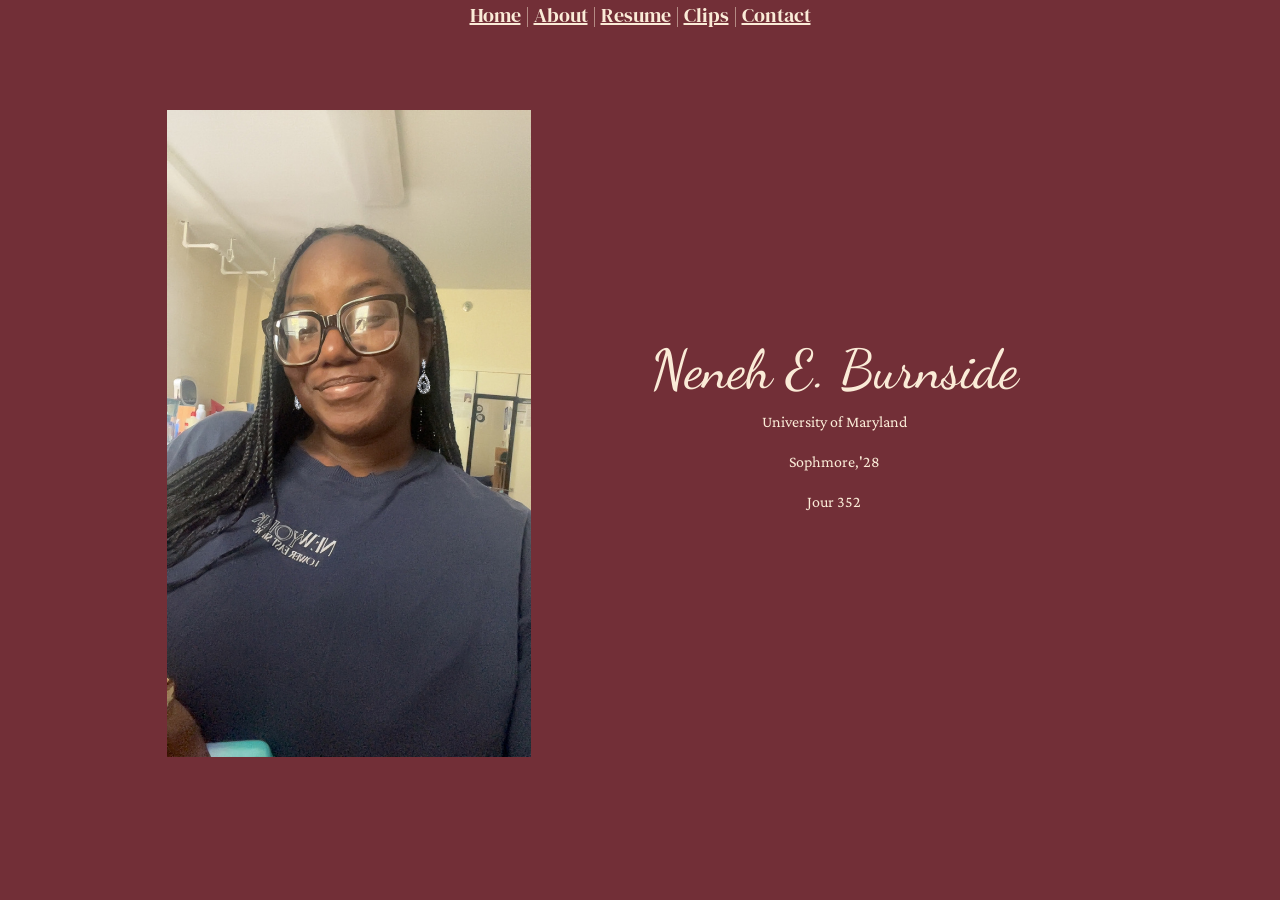
<file: index.html>
<!DOCTYPE html>
<html lang="en">

<head>
    <meta charset="UTF-8">
    <meta name="viewport" content="width=device-width, initial-scale=1.0">
    <link href="https://cdn.jsdelivr.net/npm/bootstrap@5.3.8/dist/css/bootstrap.min.css" rel="stylesheet"
        integrity="sha384-sRIl4kxILFvY47J16cr9ZwB07vP4J8+LH7qKQnuqkuIAvNWLzeN8tE5YBujZqJLB" crossorigin="anonymous">
    <!--css-->
    <script src="https://cdn.jsdelivr.net/npm/@popperjs/core@2.11.8/dist/umd/popper.min.js"
        integrity="sha384-I7E8VVD/ismYTF4hNIPjVp/Zjvgyol6VFvRkX/vR+Vc4jQkC+hVqc2pM8ODewa9r"
        crossorigin="anonymous"></script>
    <link rel="stylesheet" href="site/css/style.css">
    <!--js-->
    <script src="https://cdn.jsdelivr.net/npm/bootstrap@5.3.8/dist/js/bootstrap.min.js"
        integrity="sha384-G/EV+4j2dNv+tEPo3++6LCgdCROaejBqfUeNjuKAiuXbjrxilcCdDz6ZAVfHWe1Y"
        crossorigin="anonymous"></script>
    <title>Neneh E. Burnside</title>
    <meta name="description" content="A University of Maryland: College Park Journalism Student">
    <meta name="viewport" content="width=device-width, initial-scale=1">
    <link rel="preconnect" href="https://fonts.googleapis.com">
    <link rel="preconnect" href="https://fonts.gstatic.com" crossorigin>
    <link
        href="https://fonts.googleapis.com/css2?family=DM+Serif+Display:ital@0;1&family=Dancing+Script:wght@400..700&family=Playfair+Display:ital,wght@0,400..900;1,400..900&display=swap"
        rel="stylesheet">
    <link
        href="https://fonts.googleapis.com/css2?family=Crimson+Pro:ital,wght@0,200..900;1,200..900&family=DM+Serif+Display:ital@0;1&family=Dancing+Script:wght@400..700&family=Playfair+Display:ital,wght@0,400..900;1,400..900&display=swap"
        rel="stylesheet">
</head>

<body>
    <header>
        <nav>
            <a href="#">Home</a> |
            <a href="/about/">About</a> |
            <a href="/resume/">Resume</a> |
            <a href="/clips/">Clips</a> |
            <a href="/contact/">Contact</a>
        </nav>
    </header>
    <main class="container">
         <div class="row align-items-center justify-content-center text-center">
            <div class="col-md-4">
                <img src="site/img/neneh.jpeg" alt="neneh" class="img-fluid">
            </div>
            <div class="col-md-6">
                <h1>Neneh E. Burnside </h1>
                <p>University of Maryland</p>
                <p>Sophmore,'28</p>
                <p>Jour 352</p>
            </div>

    </main>
  
</body>

</html>
</file>
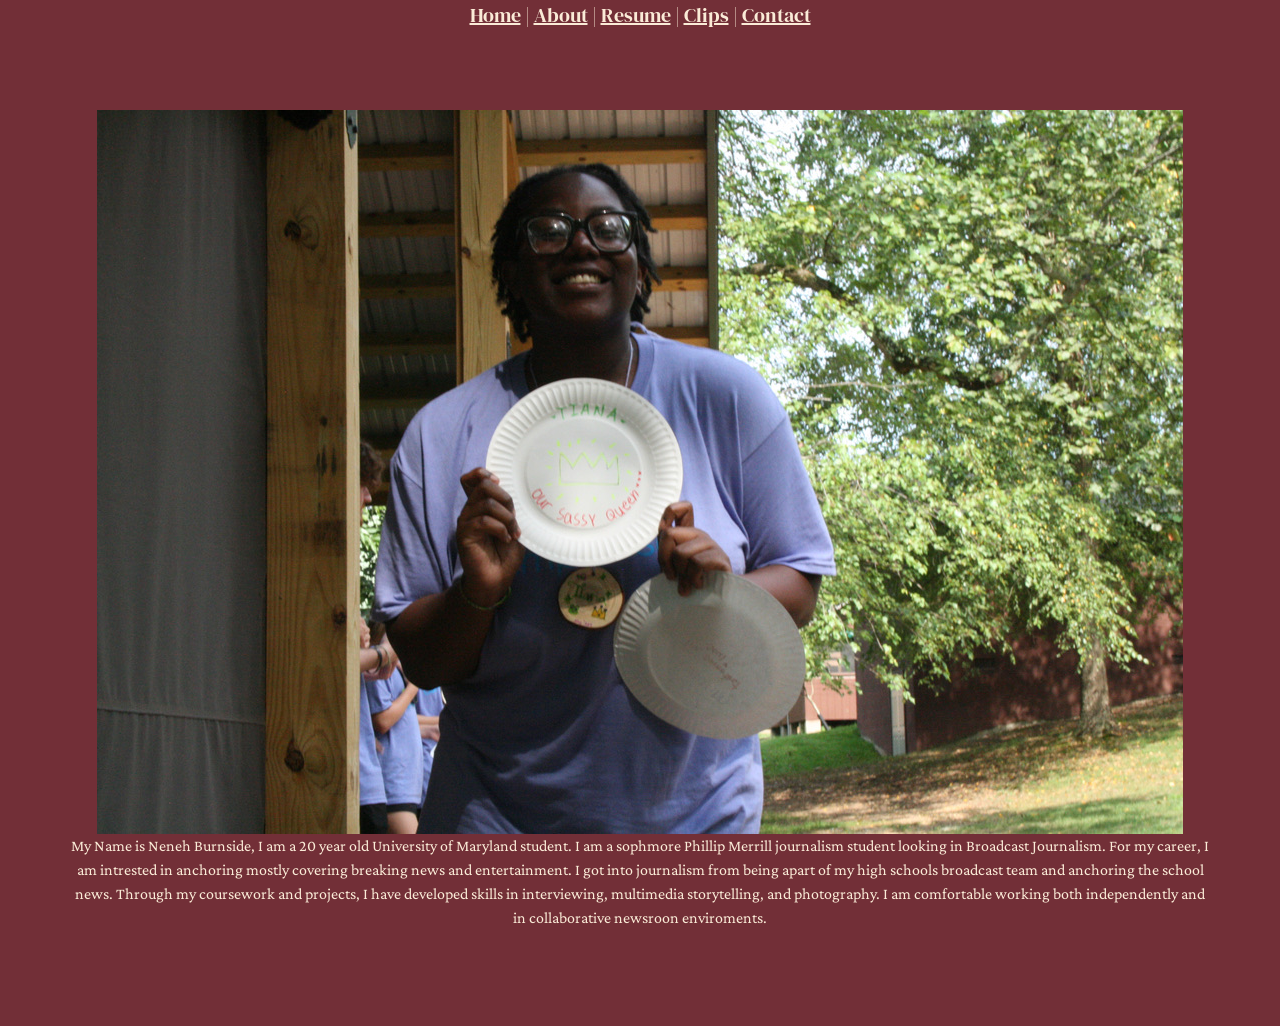
<file: about/index.html>
<!DOCTYPE html>
<html lang="en">

<head>
    <meta charset="UTF-8">
    <meta name="viewport" content="width=device-width, initial-scale=1.0">
    <link href="https://cdn.jsdelivr.net/npm/bootstrap@5.3.8/dist/css/bootstrap.min.css" rel="stylesheet"
        integrity="sha384-sRIl4kxILFvY47J16cr9ZwB07vP4J8+LH7qKQnuqkuIAvNWLzeN8tE5YBujZqJLB" crossorigin="anonymous">
    <!--css-->
    <script src="https://cdn.jsdelivr.net/npm/@popperjs/core@2.11.8/dist/umd/popper.min.js"
        integrity="sha384-I7E8VVD/ismYTF4hNIPjVp/Zjvgyol6VFvRkX/vR+Vc4jQkC+hVqc2pM8ODewa9r"
        crossorigin="anonymous"></script>
    <link rel="stylesheet" href="../site/css/style.css">
    <!--js-->
    <script src="https://cdn.jsdelivr.net/npm/bootstrap@5.3.8/dist/js/bootstrap.min.js"
        integrity="sha384-G/EV+4j2dNv+tEPo3++6LCgdCROaejBqfUeNjuKAiuXbjrxilcCdDz6ZAVfHWe1Y"
        crossorigin="anonymous"></script>
    <title>Neneh E. Burnside</title>
    <meta name="description" content="A Universiry of Maryland: College Park Journalism Student">
    <link rel="preconnect" href="https://fonts.googleapis.com">
    <link rel="preconnect" href="https://fonts.gstatic.com" crossorigin>
    <link
        href="https://fonts.googleapis.com/css2?family=DM+Serif+Display:ital@0;1&family=Dancing+Script:wght@400..700&family=Playfair+Display:ital,wght@0,400..900;1,400..900&display=swap"
        rel="stylesheet">
    <link
        href="https://fonts.googleapis.com/css2?family=Crimson+Pro:ital,wght@0,200..900;1,200..900&family=DM+Serif+Display:ital@0;1&family=Dancing+Script:wght@400..700&family=Playfair+Display:ital,wght@0,400..900;1,400..900&display=swap"
        rel="stylesheet">
</head>

<body>
    <header>
        <nav>
            <a href="#">Home</a> |
            <a href="/about/">About</a> |
            <a href="/resume/">Resume</a> |
            <a href="/clips/">Clips</a> |
            <a href="/contact/">Contact</a>
        </nav>
    </header>
    <main class="container text-center">
        <img src="../site/img/new_neneh.jpeg" alt="newneneh" class="img-fluid">

        <p>My Name is Neneh Burnside, I am a 20 year old University of Maryland student. I am a sophmore Phillip
         Merrill journalism student looking in Broadcast Journalism. For my career, I am intrested in anchoring mostly covering breaking news and entertainment. I got into journalism from being apart of my high
        schools broadcast team and anchoring the school news. Through my coursework and projects, I have developed skills in interviewing, multimedia storytelling, and photography. I am comfortable working both independently and in collaborative newsroon enviroments. </p>
    </main>
</body>

</html>
</file>
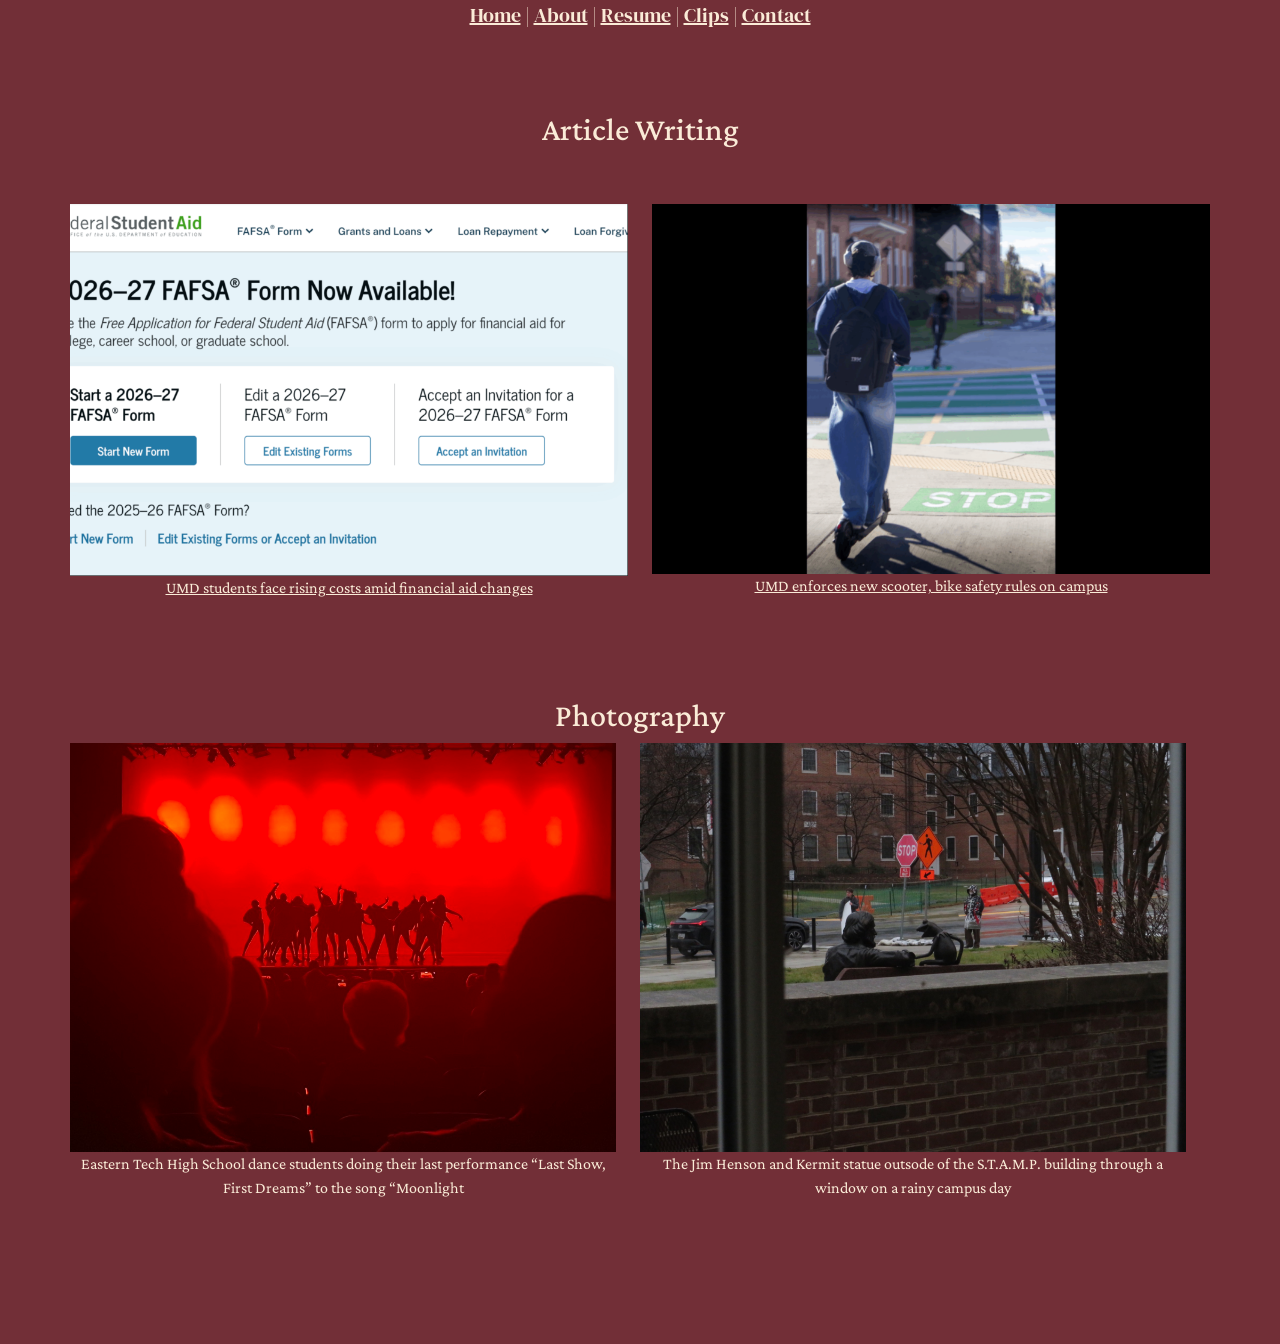
<file: clips/index.html>
<!DOCTYPE html>
<html lang="en">

<head>
    <meta charset="UTF-8">
    <meta name="viewport" content="width=device-width, initial-scale=1.0">
    <link href="https://cdn.jsdelivr.net/npm/bootstrap@5.3.8/dist/css/bootstrap.min.css" rel="stylesheet"
        integrity="sha384-sRIl4kxILFvY47J16cr9ZwB07vP4J8+LH7qKQnuqkuIAvNWLzeN8tE5YBujZqJLB" crossorigin="anonymous">
    <!--css-->
    <script src="https://cdn.jsdelivr.net/npm/@popperjs/core@2.11.8/dist/umd/popper.min.js"
        integrity="sha384-I7E8VVD/ismYTF4hNIPjVp/Zjvgyol6VFvRkX/vR+Vc4jQkC+hVqc2pM8ODewa9r"
        crossorigin="anonymous"></script>
    <link rel="stylesheet" href="../site/css/style.css">
    <!--js-->
    <script src="https://cdn.jsdelivr.net/npm/bootstrap@5.3.8/dist/js/bootstrap.min.js"
        integrity="sha384-G/EV+4j2dNv+tEPo3++6LCgdCROaejBqfUeNjuKAiuXbjrxilcCdDz6ZAVfHWe1Y"
        crossorigin="anonymous"></script>
   <title>Neneh E. Burnside</title>
    <meta name="description" content="A Universiry of Maryland: College Park Journalism Student">
    <link rel="preconnect" href="https://fonts.googleapis.com">
    <link rel="preconnect" href="https://fonts.gstatic.com" crossorigin>
    <link
        href="https://fonts.googleapis.com/css2?family=DM+Serif+Display:ital@0;1&family=Dancing+Script:wght@400..700&family=Playfair+Display:ital,wght@0,400..900;1,400..900&display=swap"
        rel="stylesheet">
    <link
        href="https://fonts.googleapis.com/css2?family=Crimson+Pro:ital,wght@0,200..900;1,200..900&family=DM+Serif+Display:ital@0;1&family=Dancing+Script:wght@400..700&family=Playfair+Display:ital,wght@0,400..900;1,400..900&display=swap"
        rel="stylesheet">
</head>

<body>
   <header>
        <nav>
            <a href="#">Home</a> |
            <a href="/about/">About</a> |
            <a href="/resume/">Resume</a> |
            <a href="/clips/">Clips</a> |
            <a href="/contact/">Contact</a> 
        </nav>
    </header>

<main class="container text-center">
        <h2>Article Writing</h2>
        <section class="row">
            <div class="col-md-6">
                <img src="../site/img/finance.jpeg" alt="financial" class="img-fluid">
                <a
                    href="https://blackexplosionnews.com/2025/12/02/umd-students-face-rising-costs-amid-financial-aid-changes/">UMD students face rising costs amid financial aid changes</a>
            </div>
        <div class="col-md-6">
            <img src="../site/img/scooter.jpeg" alt="scooter" class="img-fluid">
            <a href="https://blackexplosionnews.com/2025/10/28/umd-enforces-new-scooter-bike-safety-rules-on-campus/">
                UMD enforces new scooter, bike safety rules on campus</a>
        </div>
        </section>

    <section class="row">
    <h2>Photography</h2>
    <div class="row">
        <div class="col-md-6">
            <img src="../site/img/dance.jpeg" alt="wes" class="img-fluid">
            <p>Eastern Tech High School dance students doing their last performance “Last Show, First Dreams” to the song “Moonlight</p>
        </div>
        <div class="col-md-6">
            <img src="../site/img/statue.jpg" alt="statue" class="img-fluid">
            <p>The Jim Henson and Kermit statue outsode of the S.T.A.M.P. building through a window on a rainy campus day</p>
        </div>
    </section>
</main>  
</body>

</html>
</file>
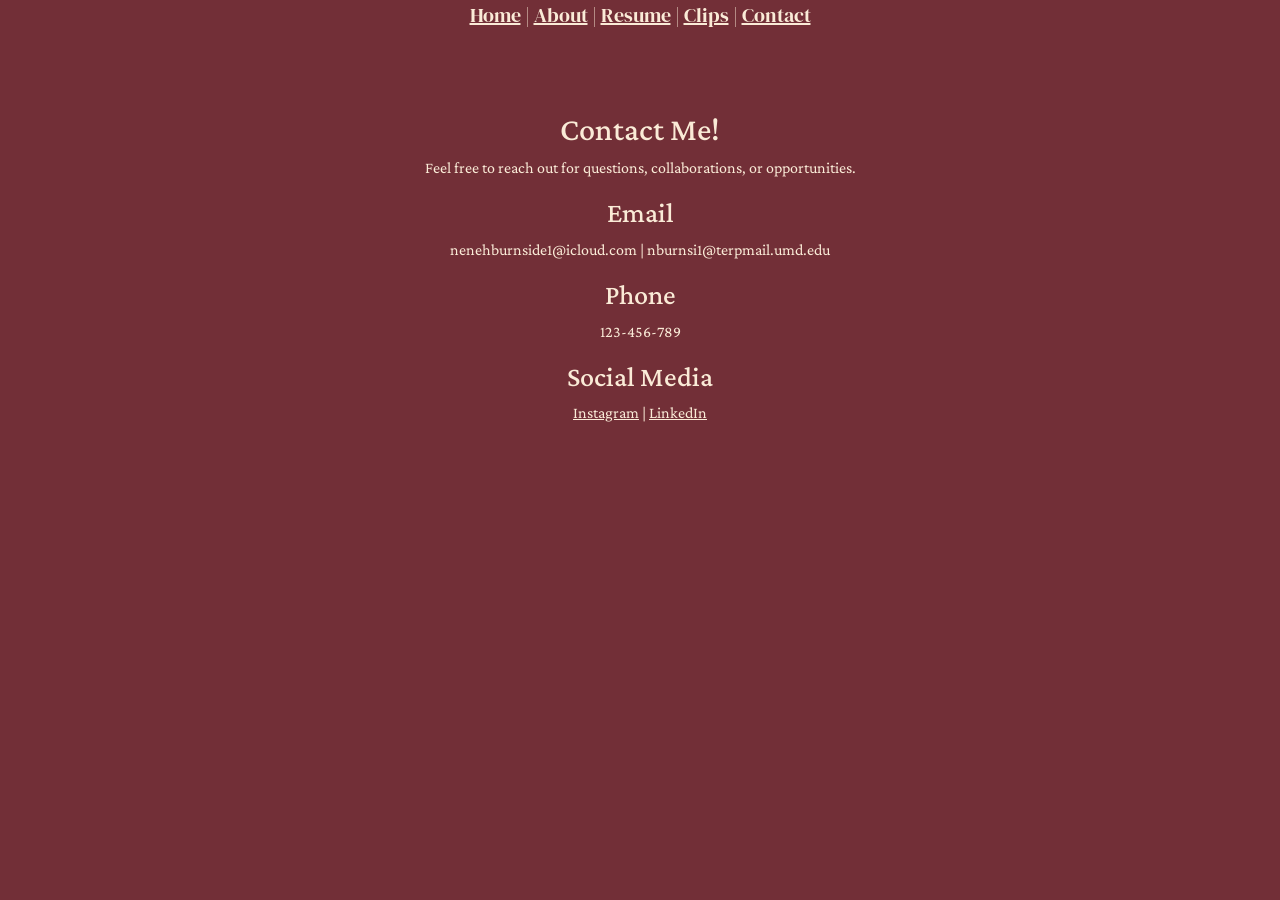
<file: contact/index.html>
<!DOCTYPE html>
<html lang="en">

<head>
    <meta charset="UTF-8">
    <meta name="viewport" content="width=device-width, initial-scale=1.0">
    <link href="https://cdn.jsdelivr.net/npm/bootstrap@5.3.8/dist/css/bootstrap.min.css" rel="stylesheet"
        integrity="sha384-sRIl4kxILFvY47J16cr9ZwB07vP4J8+LH7qKQnuqkuIAvNWLzeN8tE5YBujZqJLB" crossorigin="anonymous">
    <!--css-->
    <script src="https://cdn.jsdelivr.net/npm/@popperjs/core@2.11.8/dist/umd/popper.min.js"
        integrity="sha384-I7E8VVD/ismYTF4hNIPjVp/Zjvgyol6VFvRkX/vR+Vc4jQkC+hVqc2pM8ODewa9r"
        crossorigin="anonymous"></script>
    <link rel="stylesheet" href="../site/css/style.css">
    <!--js-->
    <script src="https://cdn.jsdelivr.net/npm/bootstrap@5.3.8/dist/js/bootstrap.min.js"
        integrity="sha384-G/EV+4j2dNv+tEPo3++6LCgdCROaejBqfUeNjuKAiuXbjrxilcCdDz6ZAVfHWe1Y"
        crossorigin="anonymous"></script>
    <title>Neneh E. Burnside</title>
    <meta name="description" content="A Universiry of Maryland: College Park Journalism Student">
    <link rel="preconnect" href="https://fonts.googleapis.com">
    <link rel="preconnect" href="https://fonts.gstatic.com" crossorigin>
    <link
        href="https://fonts.googleapis.com/css2?family=DM+Serif+Display:ital@0;1&family=Dancing+Script:wght@400..700&family=Playfair+Display:ital,wght@0,400..900;1,400..900&display=swap"
        rel="stylesheet">
    <link
        href="https://fonts.googleapis.com/css2?family=Crimson+Pro:ital,wght@0,200..900;1,200..900&family=DM+Serif+Display:ital@0;1&family=Dancing+Script:wght@400..700&family=Playfair+Display:ital,wght@0,400..900;1,400..900&display=swap"
        rel="stylesheet">
</head>

<body>
    <header>
        <nav>
            <a href="#">Home</a> |
            <a href="/about/">About</a> |
            <a href="/resume/">Resume</a> |
            <a href="/clips/">Clips</a> |
            <a href="/contact/">Contact</a> 
        </nav>
    </header>


    <main class="container text-center">
        <h2>Contact Me!</h2>
        <p> Feel free to reach out for questions, collaborations, or opportunities.</p>

        <h3>Email</h3>
        <p>nenehburnside1@icloud.com | nburnsi1@terpmail.umd.edu </p>

        <h3>Phone</h3>
        <p>123-456-789</p>

        <h3>Social Media</h3>
        <a href="#"> Instagram</a> |
        <a href="https://www.linkedin.com/in/neneh-burnside-6a7871383/"> LinkedIn</a>
</body>

</html>
</file>
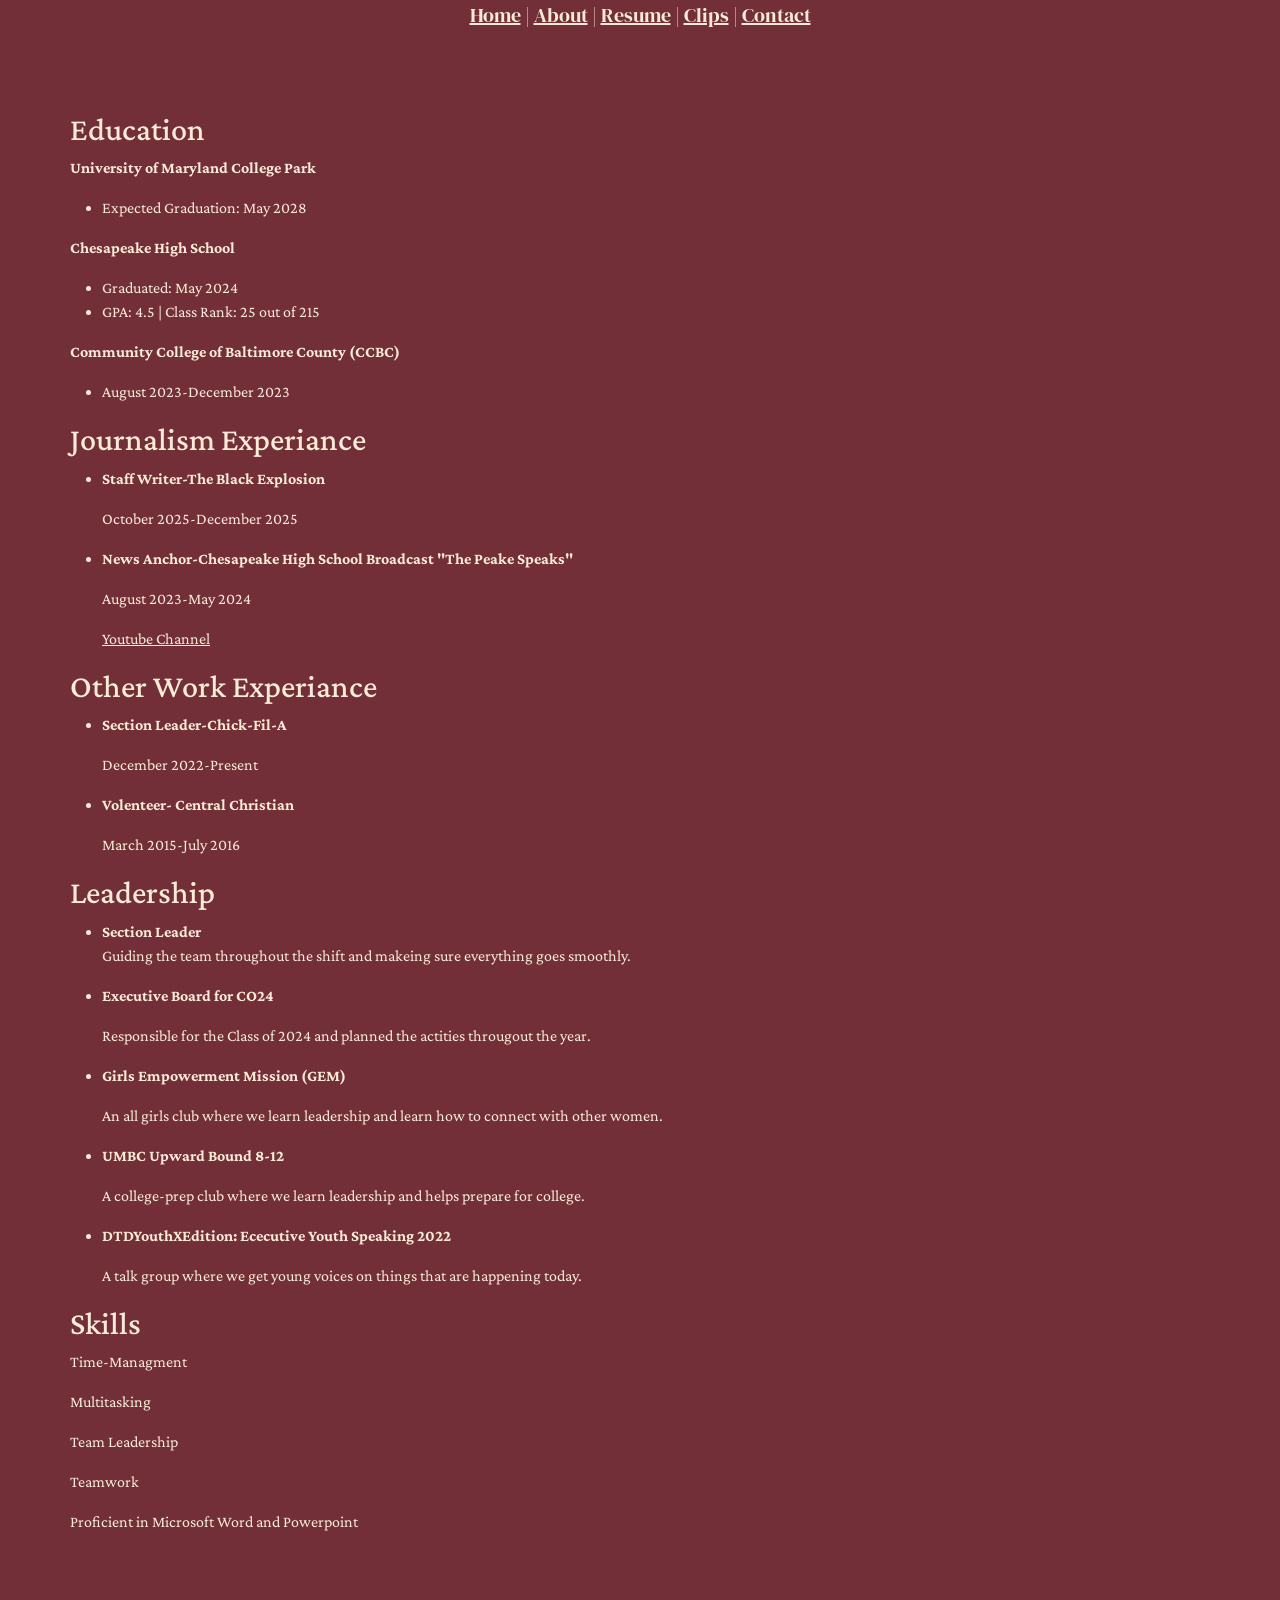
<file: resume/index.html>
<!DOCTYPE html>
<html lang="en">

<head>
    <meta charset="UTF-8">
    <meta name="viewport" content="width=device-width, initial-scale=1.0">
    <link href="https://cdn.jsdelivr.net/npm/bootstrap@5.3.8/dist/css/bootstrap.min.css" rel="stylesheet"
        integrity="sha384-sRIl4kxILFvY47J16cr9ZwB07vP4J8+LH7qKQnuqkuIAvNWLzeN8tE5YBujZqJLB" crossorigin="anonymous">
    <!--css-->
    <script src="https://cdn.jsdelivr.net/npm/@popperjs/core@2.11.8/dist/umd/popper.min.js"
        integrity="sha384-I7E8VVD/ismYTF4hNIPjVp/Zjvgyol6VFvRkX/vR+Vc4jQkC+hVqc2pM8ODewa9r"
        crossorigin="anonymous"></script>
    <link rel="stylesheet" href="../site/css/style.css">
    <!--js-->
    <script src="https://cdn.jsdelivr.net/npm/bootstrap@5.3.8/dist/js/bootstrap.min.js"
        integrity="sha384-G/EV+4j2dNv+tEPo3++6LCgdCROaejBqfUeNjuKAiuXbjrxilcCdDz6ZAVfHWe1Y"
        crossorigin="anonymous"></script>
    <title>Neneh E. Burnside</title>
    <meta name="description" content="A Universiry of Maryland: College Park Journalism Student">
    <link rel="preconnect" href="https://fonts.googleapis.com">
    <link rel="preconnect" href="https://fonts.gstatic.com" crossorigin>
    <link
        href="https://fonts.googleapis.com/css2?family=DM+Serif+Display:ital@0;1&family=Dancing+Script:wght@400..700&family=Playfair+Display:ital,wght@0,400..900;1,400..900&display=swap"
        rel="stylesheet">
    <link
        href="https://fonts.googleapis.com/css2?family=Crimson+Pro:ital,wght@0,200..900;1,200..900&family=DM+Serif+Display:ital@0;1&family=Dancing+Script:wght@400..700&family=Playfair+Display:ital,wght@0,400..900;1,400..900&display=swap"
        rel="stylesheet">
</head>
    <body>
        <header>
        <nav>
            <a href="#">Home</a> |
            <a href="/about/">About</a> |
            <a href="/resume/">Resume</a> |
            <a href="/clips/">Clips</a> |
            <a href="/contact/">Contact</a> 
        </nav>
    </header>
<main class="container">
        <h2>Education</h2>
        <p><strong>University of Maryland College Park</strong></p>
        <ul>
            <li> Expected Graduation: May 2028</li>
        </ul>
        <p><strong>Chesapeake High School</strong></p>
        <ul>
            <li> Graduated: May 2024</li>
            <li>GPA: 4.5 | Class Rank: 25 out of 215</li>
        </ul>
        <p><strong>Community College of Baltimore County (CCBC)</strong>
        <ul>
            <li>August 2023-December 2023</li>
        </ul>


        <h2>Journalism Experiance</h2>
            <ul>
                <li>
                    <p><strong>Staff Writer-The Black Explosion</strong></p>
                </li>
                <p>October 2025-December 2025</p>
                <li>
                    <p><strong>News Anchor-Chesapeake High School Broadcast "The Peake Speaks"</strong></p>
                </li>
                <p>August 2023-May 2024</p>
                <a href="//www.youtube.com/@thepeakespeaks378/videos">Youtube Channel</a>
            </ul>


        <h2>Other Work Experiance</h2>
            <ul>
                <li>
                    <p><strong>Section Leader-Chick-Fil-A</strong></p>
                </li>
                <p>December 2022-Present</p>
                <li>
                    <p><strong>Volenteer- Central Christian</strong></p>
                </li>
                <p>March 2015-July 2016</p>
             </ul>

        <h2>Leadership </h2>
            <ul>
                <li><strong>Section Leader</strong></li>
                <p>Guiding the team throughout the shift and makeing sure everything goes smoothly.</p>
                <li>
                    <p><strong>Executive Board for CO24</strong></p>
                </li>
                <p>Responsible for the Class of 2024 and planned the actities througout the year.</p>
                <li>
                    <p><strong>Girls Empowerment Mission (GEM)</strong></p>
                </li>
                <p>An all girls club where we learn leadership and learn how to connect with other women.</p>
                <li>
                    <p><strong>UMBC Upward Bound 8-12</strong></p>
                </li>
                <p>A college-prep club where we learn leadership and helps prepare for college.</p>
                <li>
                    <p><strong>DTDYouthXEdition: Ececutive Youth Speaking 2022</strong></p>
                </li>
                <p>A talk group where we get young voices on things that are happening today.</p>

            </ul>

        <h2>Skills</h2>
            <p>Time-Managment</p>
            <p>Multitasking</p>
            <p>Team Leadership</p>
            <p>Teamwork</p>
            <p>Proficient in Microsoft Word and Powerpoint</p>


    </body>
</div>
</html>
</main>
</file>
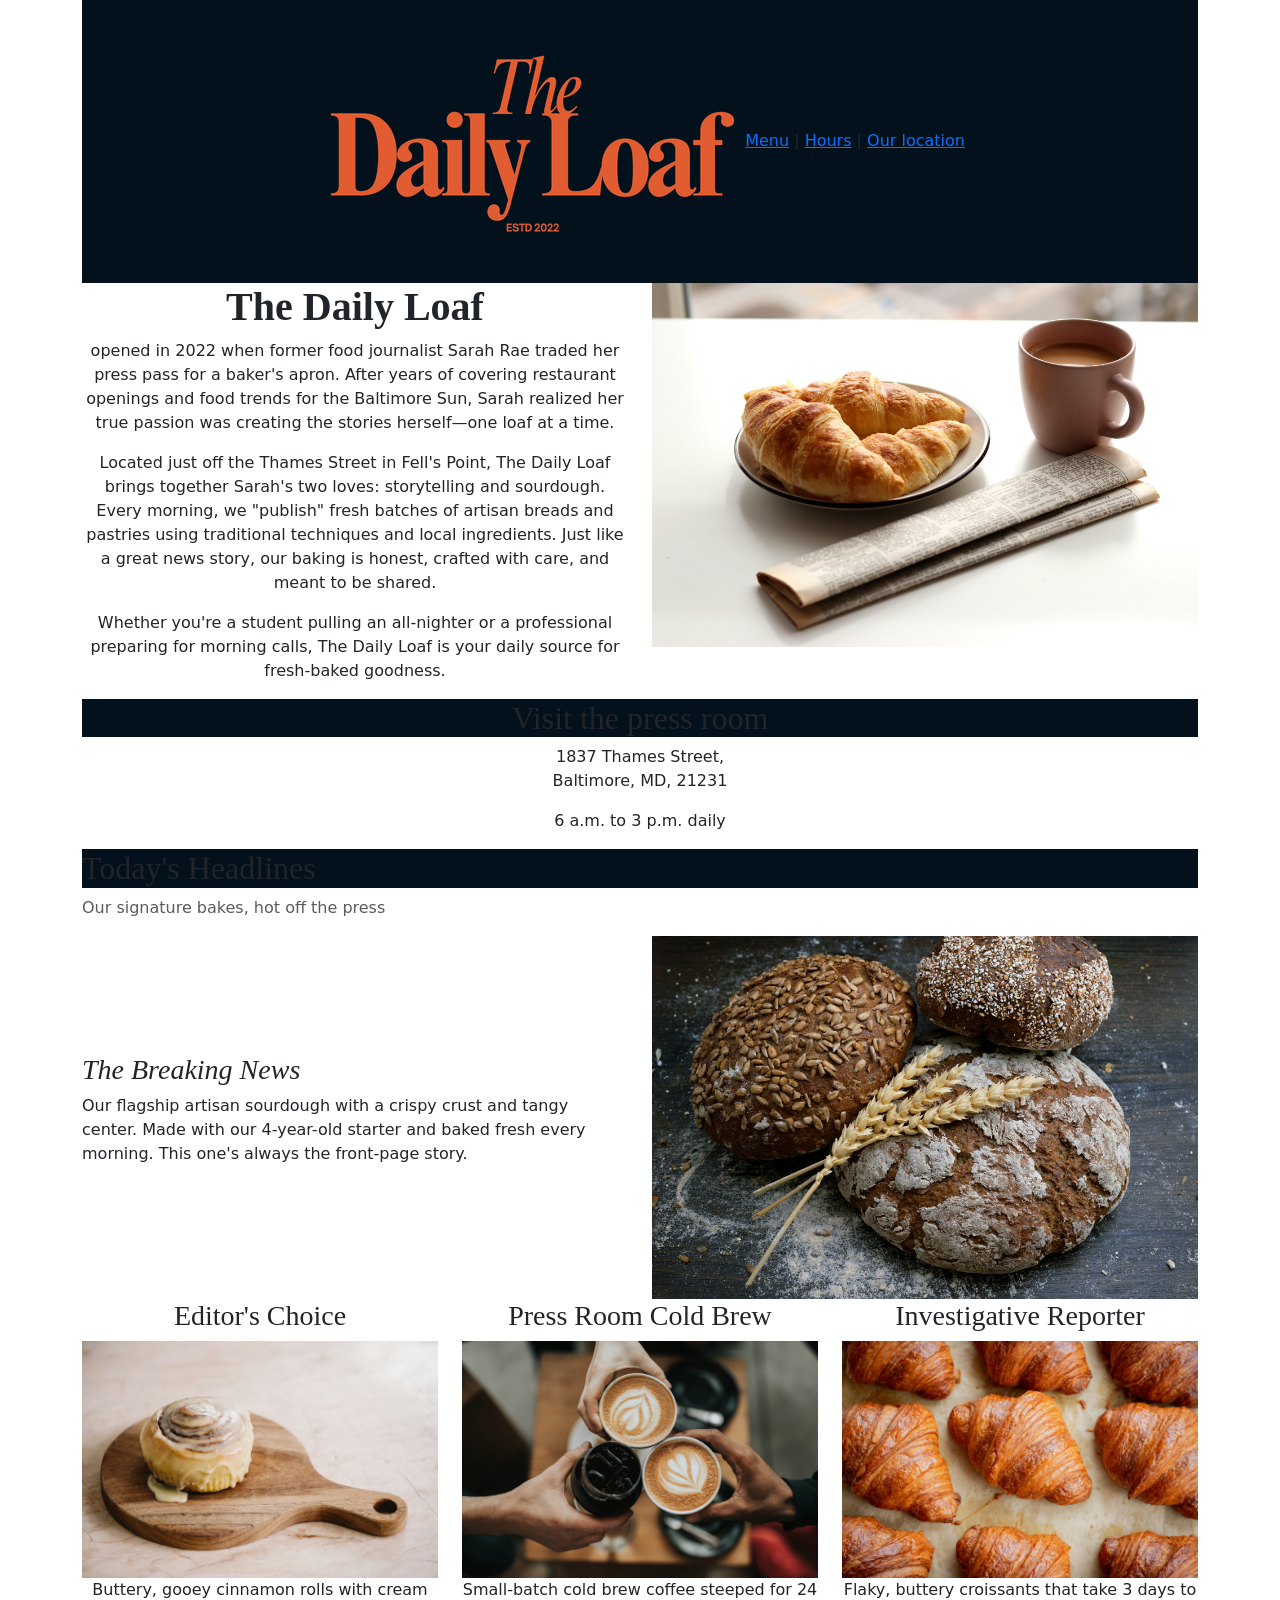
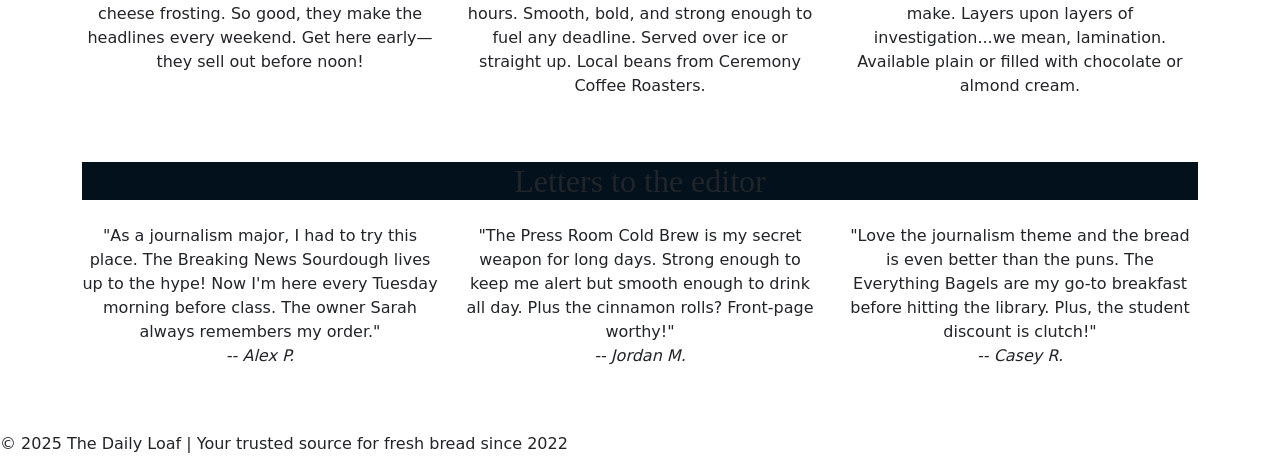
<file: projects/business-page /index.html>
<!DOCTYPE html>
<html lang="en">

<head>
    <meta charset="UTF-8">
    <meta name="viewport" content="width=device-width, initial-scale=1.0">
    <link rel="preconnect" href="https://fonts.googleapis.com">
    <link rel="preconnect" href="https://fonts.gstatic.com" crossorigin>
    <link href="https://fonts.googleapis.com/css2?family=DM+Sans:ital,opsz,wght@0,9..40,100..1000;1,9..40,100..1000&display=swap" rel="stylesheet">
    <link href="https://fonts.googleapis.com/css2?family=DM+Serif+Display:ital@0;1&display=swap" rel="stylesheet">
    <link rel="stylesheet" href="css/style.css">
    <link href="https://cdn.jsdelivr.net/npm/bootstrap@5.3.8/dist/css/bootstrap.min.css" rel="stylesheet"
        integrity="sha384-sRIl4kxILFvY47J16cr9ZwB07vP4J8+LH7qKQnuqkuIAvNWLzeN8tE5YBujZqJLB" crossorigin="anonymous">
    
    <!--css-->
    <script src="https://cdn.jsdelivr.net/npm/@popperjs/core@2.11.8/dist/umd/popper.min.js"
        integrity="sha384-I7E8VVD/ismYTF4hNIPjVp/Zjvgyol6VFvRkX/vR+Vc4jQkC+hVqc2pM8ODewa9r"
        crossorigin="anonymous"></script>
    <!--js-->
    <script src="https://cdn.jsdelivr.net/npm/bootstrap@5.3.8/dist/js/bootstrap.min.js"
        integrity="sha384-G/EV+4j2dNv+tEPo3++6LCgdCROaejBqfUeNjuKAiuXbjrxilcCdDz6ZAVfHWe1Y"
        crossorigin="anonymous"></script>


    <title>The Daily Loaf | Fresh Artisan Bread in Baltimore</title>
    <meta name="description"
        content="The Daily Loaf is a journalism-inspired bakery in Baltimore serving artisan sourdough, pastries, and cold brew daily.">
    <meta name="viewprt" content="width=device-width, initial-scale=1">
</head>
<main class="container">
<body>
    <nav>
        <div class="text-center">
            <img src="img/daily-loaf-logo.png" alt="daily loaf" class="img-fluid">
            <a href="#">Menu</a> | <a href="#">Hours</a> | <a href="#">Our location</a>
    </nav>
    <!-- // -->
    <section>
        <div class="text-center">
          <div class="row justify-content-center">
                <div class="col-md-6">
                    <h1><strong>The Daily Loaf</h1></strong>opened in 2022 when former food journalist Sarah Rae traded
                    her press pass for a baker's apron. After years of covering restaurant openings and food trends for
                    the Baltimore Sun, Sarah realized her true passion was creating the stories herself—one loaf at a
                    time.</p>

                    <p>Located just off the Thames Street in Fell's Point, The Daily Loaf brings together Sarah's two
                        loves: storytelling and sourdough. Every morning, we "publish" fresh batches of artisan breads
                        and pastries using traditional techniques and local ingredients. Just like a great news story,
                        our baking is honest, crafted with care, and meant to be shared.</p>

                    <p>Whether you're a student pulling an all-nighter or a professional preparing for morning calls,
                        The Daily Loaf is your daily source for fresh-baked goodness.</p>
                    </div>
                    <div class="col-md-6">
                        <img src="img/newsprint-coffee.jpg" alt="newsprint-coffee" class="img-fluid">
                    </div>
                </div>
    </section>
    <!-- // -->
    <section class="press-room">
        <div class="text-center">
            <h2>Visit the press room</h2>
            <p>1837 Thames Street,<br> Baltimore, MD, 21231</p>
            <p>6 a.m. to 3 p.m. daily</p>
        </div>
    </section>

    <!-- // -->
    <section>
        <h2 class="mb-2">Today's Headlines</h2>
        <p class="text-muted"> Our signature bakes, hot off the press</p>
    </section>

        <!-- // -->
        <div class="row align-items-center">
               <div class="col-md-6">
            <h3 class="fst-italic">The Breaking News</h3>
            <p>Our flagship artisan sourdough with a crispy crust and tangy center. Made with our 4-year-old starter and
                baked fresh every morning. This one's always the front-page story.</p>
        </div>
        <div class="col-md-6">
            <img src="img/sourdough.jpg" alt="sourdough" class="img-fluid">
        </div>
        </div>

        <!-- // -->
        <div class="row text-center">
            <div class="col-md-4">
                <h3>Editor's Choice</h3>
                <img src="img/cinnamon-roll.jpg" alt="cinnamon-roll" class="img-fluid">
                <p>Buttery, gooey cinnamon rolls with cream cheese frosting. So good, they make the headlines every
                    weekend. Get here early—they sell out before noon!</p>
            </div>

            <!-- // -->
            <div class="col-md-4">
                <h3>Press Room Cold Brew</h3>
                   <img src="img/coffee.jpg" alt="coffee" class="img-fluid">
                <p>Small-batch cold brew coffee steeped for 24 hours. Smooth, bold, and strong enough to fuel any
                    deadline. Served over ice or straight up. Local beans from Ceremony Coffee Roasters.</p>
            </div>
                <!-- // -->
                <div class="col-md-4">
                    <h3>Investigative Reporter</h3>
                     <img src="img/croissant.jpg" alt="croissant" class="img-fluid">
                    <p>Flaky, buttery croissants that take 3 days to make. Layers upon layers of investigation...we
                        mean, lamination. Available plain or filled with chocolate or almond cream. </p>
                </div>
            </div>
    </section>

    <!-- // -->
    <section class="my-5 text-center">
        <h2>Letters to the editor</h2>
        <div class="row mt-4">
            <div class="col-md-4">
                <p>"As a journalism major, I had to try this place. The Breaking News Sourdough lives up to the hype!
                    Now I'm here every Tuesday morning before class. The owner Sarah always remembers my
                    order."<br><em>-- Alex P.</em></p>
            </div>

            <div class="col-md-4">
                <p>"The Press Room Cold Brew is my secret weapon for long days. Strong enough to keep me alert but
                    smooth enough to drink all day. Plus the cinnamon rolls? Front-page worthy!"<br><em>-- Jordan
                        M.</em></p>
            </div>

            <div class="col-md-4">
                <p>"Love the journalism theme and the bread is even better than the puns. The Everything Bagels are my
                    go-to
                    breakfast before hitting the library. Plus, the student discount is clutch!"<br><em>-- Casey R.</em>
                </p>
            </div>
        </div>
    </section>
    </main>

    </footer>
    <!-- // -->
    <div>
        <p>© 2025 The Daily Loaf | Your trusted source for fresh bread since 2022</p>
    </div>
</body>

</html>
</file>
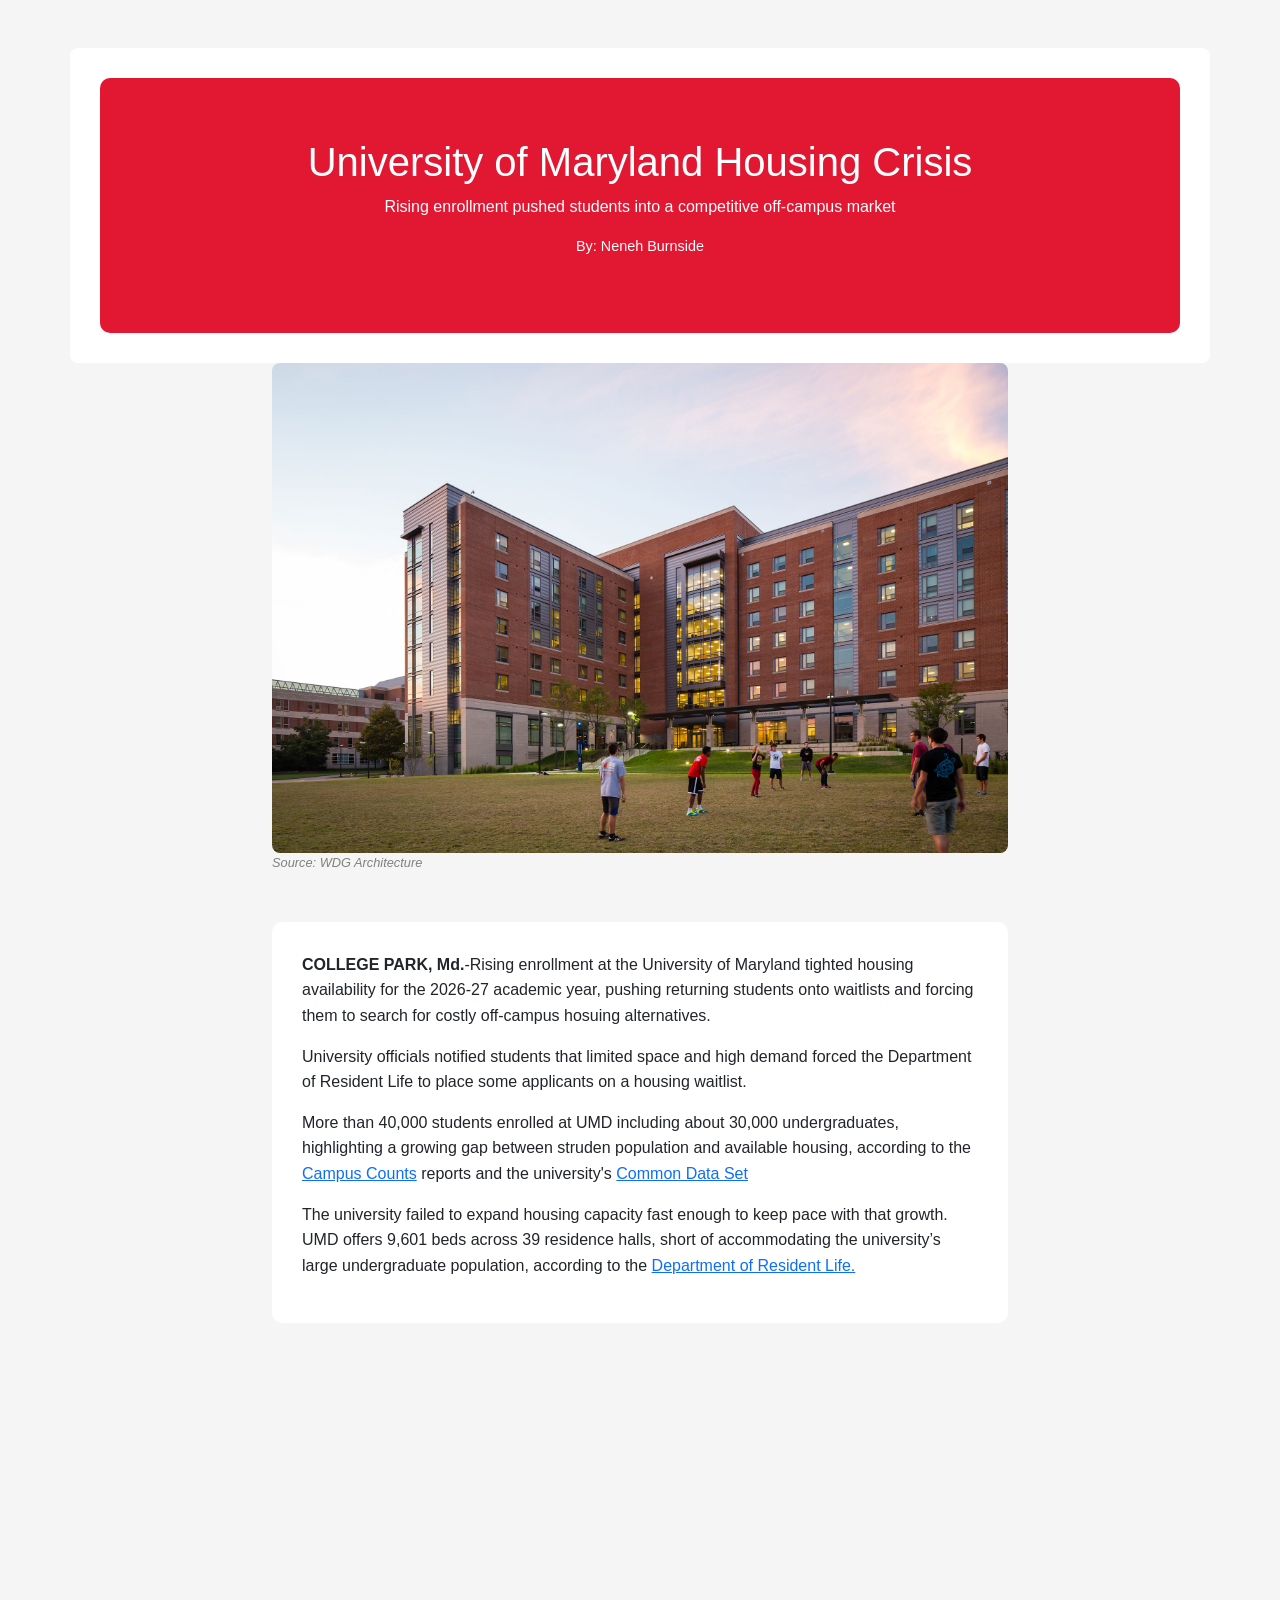
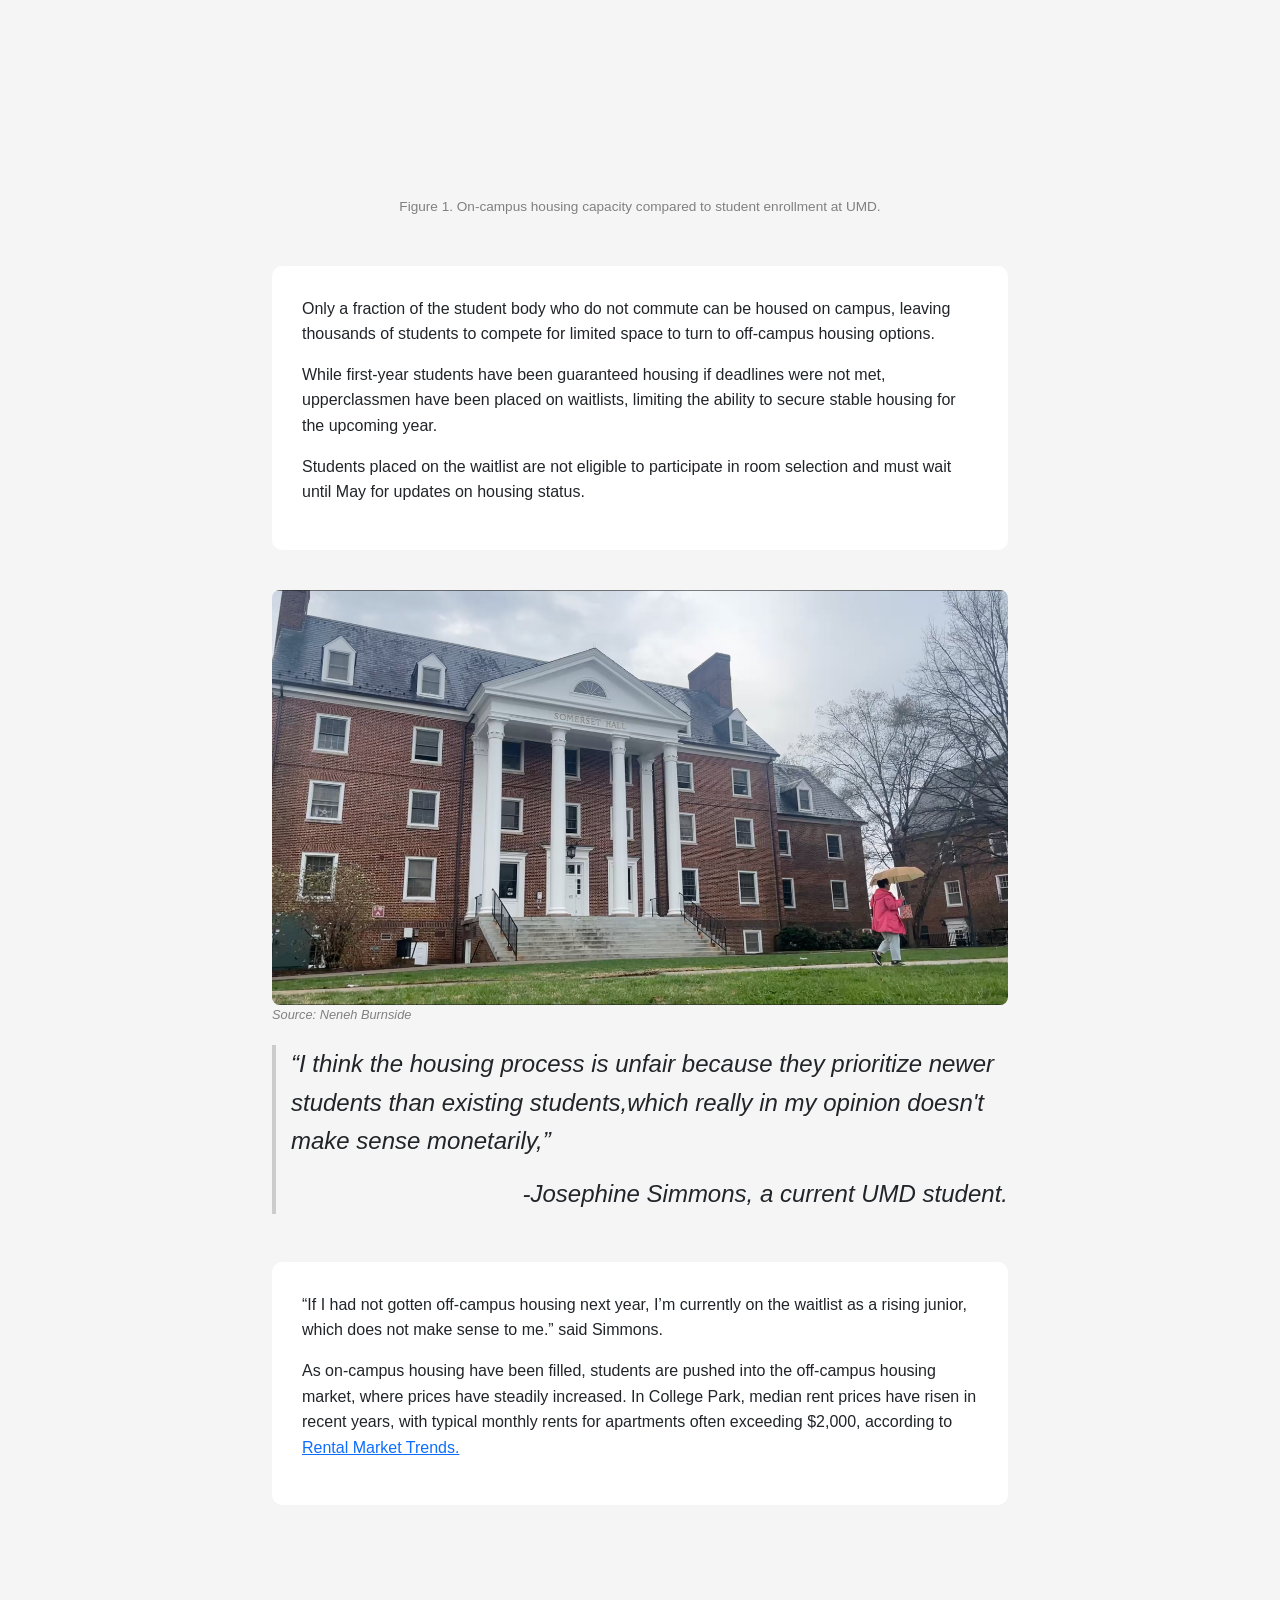
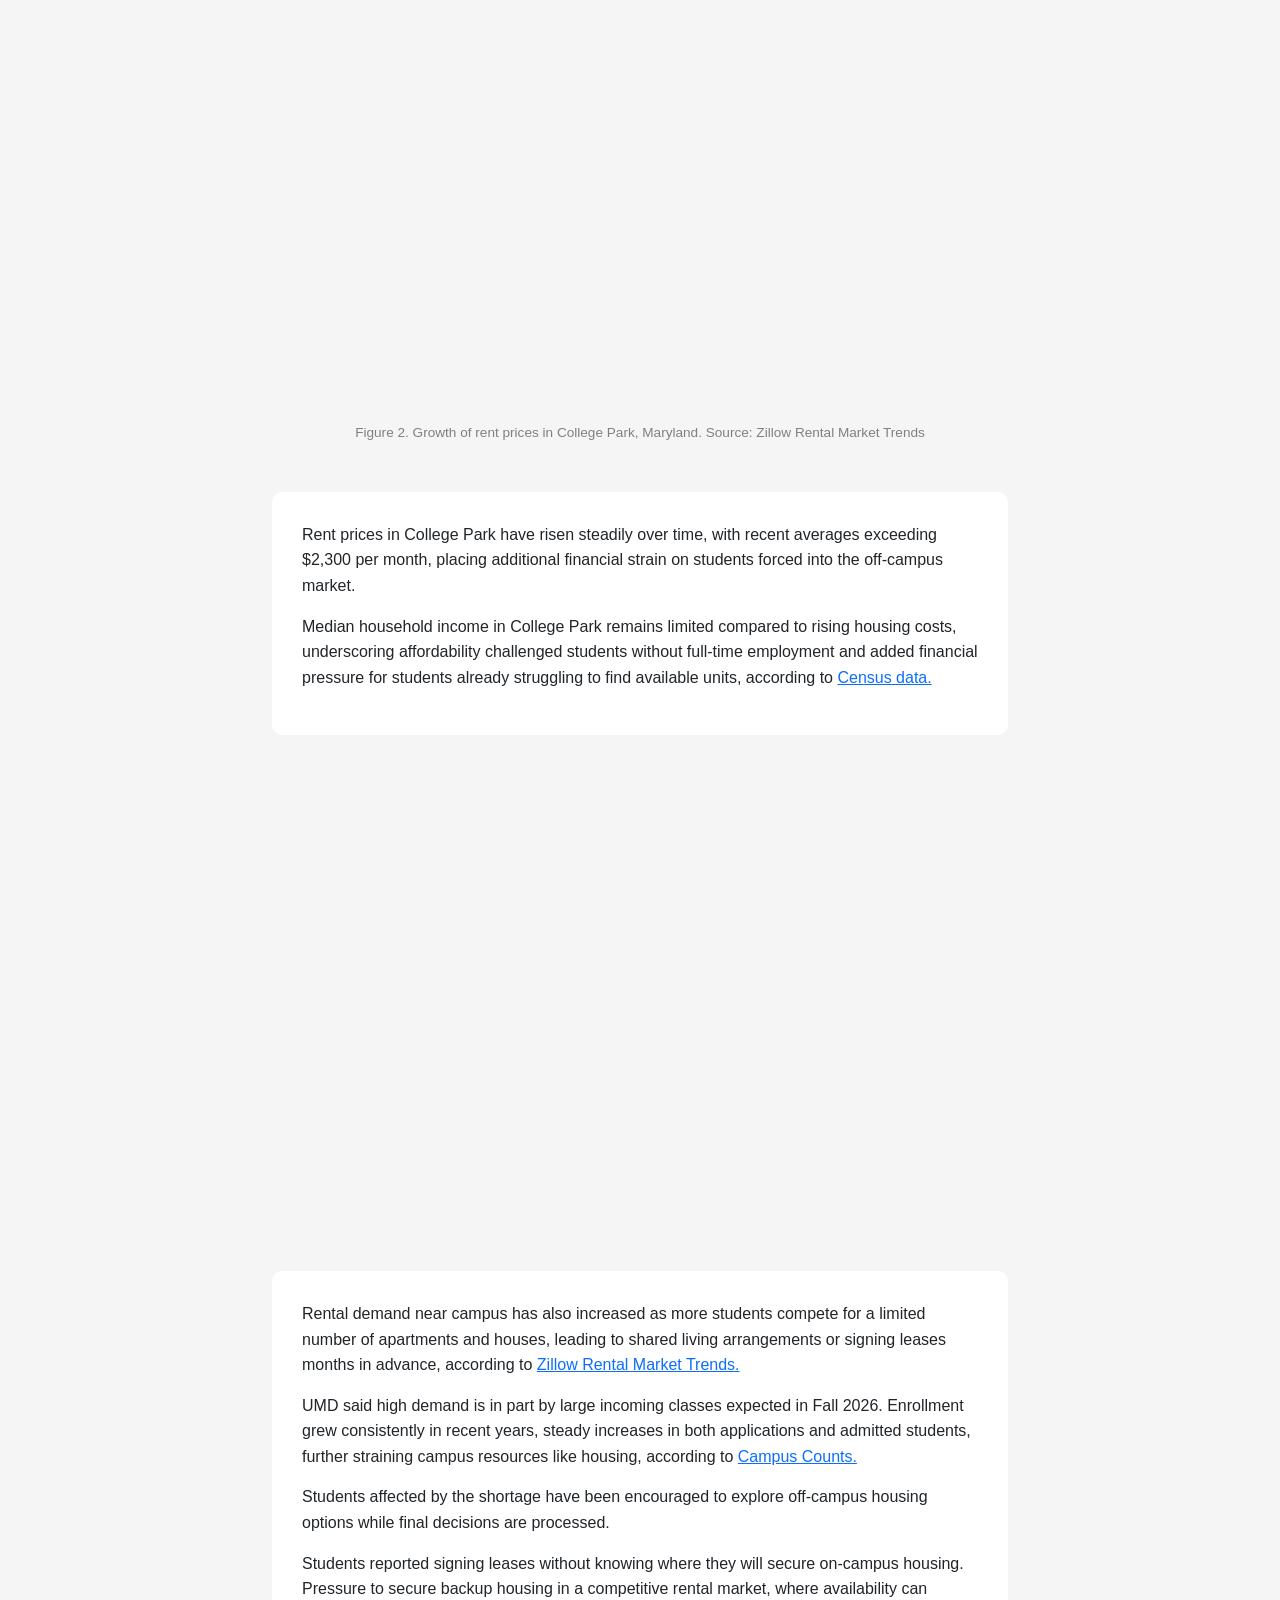
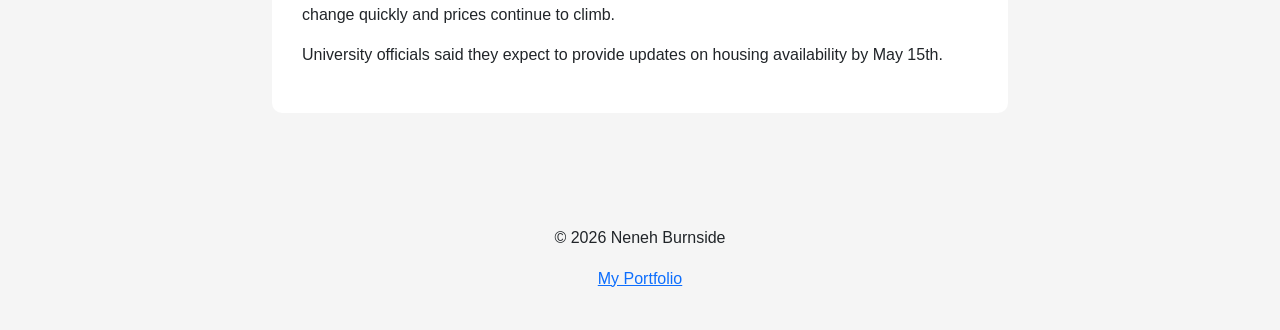
<file: projects/final/index.html>
<!DOCTYPE html>
<html lang="en">

<head>
    <meta charset="UTF-8">
    <meta name="viewport" content="width=device-width, initial-scale=1.0">
    <link href="https://cdn.jsdelivr.net/npm/bootstrap@5.3.8/dist/css/bootstrap.min.css" rel="stylesheet"
        integrity="sha384-sRIl4kxILFvY47J16cr9ZwB07vP4J8+LH7qKQnuqkuIAvNWLzeN8tE5YBujZqJLB" crossorigin="anonymous">
    <!--css-->
    <script src="https://cdn.jsdelivr.net/npm/@popperjs/core@2.11.8/dist/umd/popper.min.js"
        integrity="sha384-I7E8VVD/ismYTF4hNIPjVp/Zjvgyol6VFvRkX/vR+Vc4jQkC+hVqc2pM8ODewa9r"
        crossorigin="anonymous"></script>
    <link rel="stylesheet" href="css/style.css">
    <!--js-->
    <script src="https://cdn.jsdelivr.net/npm/bootstrap@5.3.8/dist/js/bootstrap.min.js"
        integrity="sha384-G/EV+4j2dNv+tEPo3++6LCgdCROaejBqfUeNjuKAiuXbjrxilcCdDz6ZAVfHWe1Y"
        crossorigin="anonymous"></script>
    <title>UMD Housing Crisis 2026-27</title>
    <meta name="description"
        content="University of Maryland students face housing limitations as enrollment increases and dorm capacity falls short, pushing students onto waitlists and into costly off-campus housing.">
</head>

<body>

    <header>
        <div class="container mt-5">
         <div class="hero text-center">
            <h1>University of Maryland Housing Crisis</h1>
            <p> Rising enrollment pushed students into a competitive off-campus market</p>
            <p class="byline">By: Neneh Burnside</p>
        </div>
        </div>
    </header>

    <main>
        <div class="container">
        <div class="row justify-content-center">
        <div class="col-lg-8">

                <div class="image-container">
                    <img src="img/princefredrick.jpeg" class="img-fluid" alt="fredrick hall">
                    <p><em> Source: WDG Architecture</em></p>
                </div>

                <!--MAIN CONTENT-->
                <section>
                    <div class="content-box mt-5">
                        <p><strong>COLLEGE PARK, Md.</strong>-Rising enrollment at the University of Maryland tighted
                            housing
                            availability for the 2026-27 academic year, pushing returning students onto waitlists and
                            forcing
                            them to search for costly off-campus hosuing alternatives.</p>
                        <p>University officials notified students that limited space and high demand forced the
                            Department of
                            Resident Life to place some applicants on a housing waitlist.</p>
                        <p>More than 40,000 students enrolled at UMD including about 30,000 undergraduates, highlighting
                            a
                            growing gap between struden population and available housing, according to the <a
                                href="https://www.irpa.umd.edu/CampusCounts/?utm_">Campus Counts</a> reports and the
                            university's <a href="https://www.irpa.umd.edu/InstitutionalData/cds.html?utm">Common Data
                                Set</a>
                        </p>
                        <p>The university failed to expand housing capacity fast enough to keep pace with that growth.
                            UMD
                            offers 9,601 beds across 39 residence halls, short of accommodating the university’s large
                            undergraduate population, according to the <a
                                href="https://www.reslife.umd.edu/explore-halls/residence-halls?utm_">Department of
                                Resident
                                Life.</a></p>
                    </div>
                </section>


                <!--CHART 1-->
                <div class="chart-box">
                    <iframe title="Students Not Accommodated by On-Campus Housing" aria-label="Column Chart"
                        id="datawrapper-chart-7Up1i" src="https://datawrapper.dwcdn.net/7Up1i/1/" scrolling="no"
                        frameborder="0" style="border: none;" width="600" height="415" data-external="1"></iframe>
                    <p class="caption">
                        Figure 1. On-campus housing capacity compared to student enrollment at UMD.</p>
                </div>
                <div class="content-box mt-5">
                    <p>Only a fraction of the student body who do not commute can be housed on campus, leaving thousands
                        of
                        students
                        to compete for limited space to turn to off-campus housing options.</p>
                    <p>While first-year students have been guaranteed housing if deadlines were not met, upperclassmen
                        have been
                        placed on waitlists, limiting the ability to secure stable housing for the upcoming year.</p>
                    <p>Students placed on the waitlist are not eligible to participate in room selection and must wait
                        until May
                        for
                        updates on housing status.</p>
                </div>

                <!--PHOTO-->
                <div class="image-container">
                    <img src="img/residenthall.png" class="img-fluid" alt="Somerset Hall ">
                    <p><em>Source: Neneh Burnside</em></p>
                </div>

                <!--QUOTE-->
                <div class="pull-quote">
                    <p>“I think the housing process is unfair because they prioritize newer students than existing
                        students,which really in my opinion doesn't make sense monetarily,”</p>
                    <p class="text-end">-Josephine Simmons, a current UMD student.</p>
                </div>
                
                <div class="content-box mt-5">
                    <p>“If I had not gotten off-campus housing next year, I’m currently on the waitlist as a rising
                        junior,
                        which
                        does not make sense to me.” said Simmons. </p>
                    <p>As on-campus housing have been filled, students are pushed into the off-campus housing market,
                        where
                        prices
                        have steadily increased. In College Park, median rent prices have risen in recent years, with
                        typical
                        monthly rents for apartments often exceeding $2,000, according to <a
                            href="https://www.zillow.com/rental-manager/market-trends/college-park-md/?utm">Rental
                            Market
                            Trends.</a></p>
                </div>


                <!--CHART 2-->
                <section>
                    <div class="chart-box">
                        <iframe title="Growth of Rent Prices in College Park, Maryland" aria-label="Area Chart"
                            id="datawrapper-chart-qOJmv" src="https://datawrapper.dwcdn.net/qOJmv/1/" scrolling="no"
                            frameborder="0" style="border: none;" width="600" height="429" data-external="1"></iframe>
                    </div>
                        <p class="caption">
                            Figure 2. Growth of rent prices in College Park, Maryland. Source: Zillow Rental Market
                            Trends
                        </p>
                        <div class="content-box mt-5">
                            <p>Rent prices in College Park have risen steadily over time, with recent averages exceeding
                                $2,300 per month, placing additional financial strain on students forced into the
                                off-campus market.</p>
                            <p>Median household income in College Park remains limited compared to rising housing costs,
                                underscoring
                                affordability challenged students without full-time employment and added financial
                                pressure for
                                students
                                already struggling to find available units, according to <a
                                    href="https://www.census.gov/quickfacts/fact/table/collegeparkcitymaryland/PST045224?utm">Census
                                    data.</a></p>
                        </div>
                </section>

                <!--CHART 3-->
                <section>
                    <div class="chart-box">
                        <iframe title="Rising Rents in College Park Compared to Nearby Areas" aria-label="Line chart"
                            id="datawrapper-chart-Pxp3d" src="https://datawrapper.dwcdn.net/Pxp3d/1/" scrolling="no"
                            frameborder="0" style="border: none;" width="600" height="440" data-external="1"></iframe>
                    </div>
                        <div class="content-box mt-5">
                            <p>Rental demand near campus has also increased as more students compete for a limited
                                number of
                                apartments
                                and houses, leading to shared living arrangements or signing leases months in advance,
                                according to
                                <a href="https://www.zillow.com/rental-manager/market-trends/college-park-md/?utm">Zillow
                                    Rental
                                    Market
                                    Trends.</a>
                            </p>
                            <p>UMD said high demand is in part by large incoming classes expected in Fall 2026.
                                Enrollment grew
                                consistently in recent years, steady increases in both applications and admitted
                                students, further
                                straining campus resources like housing, according to <a
                                    href="https://www.irpa.umd.edu/CampusCounts/?utm_">Campus Counts.</a></p>
                            <p>Students affected by the shortage have been encouraged to explore off-campus housing
                                options while
                                final
                                decisions are processed.</p>
                            <p>Students reported signing leases without knowing where they will secure on-campus
                                housing. Pressure
                                to
                                secure backup housing in a competitive rental market, where availability can change
                                quickly and
                                prices
                                continue to climb.</p>
                            <p>University officials said they expect to provide updates on housing availability by May
                                15th.</p>
                        </div>
        </div>
        </div>
        </div>
    </main>
    <!--FOOTER-->
    <footer class="text-center mt-5 p-4">
        <p>© 2026 Neneh Burnside</p>
        <p><a href="https://nenehburnside.github.io/index.html">My Portfolio</a></p>
    </footer>


</body>

</html>
</file>
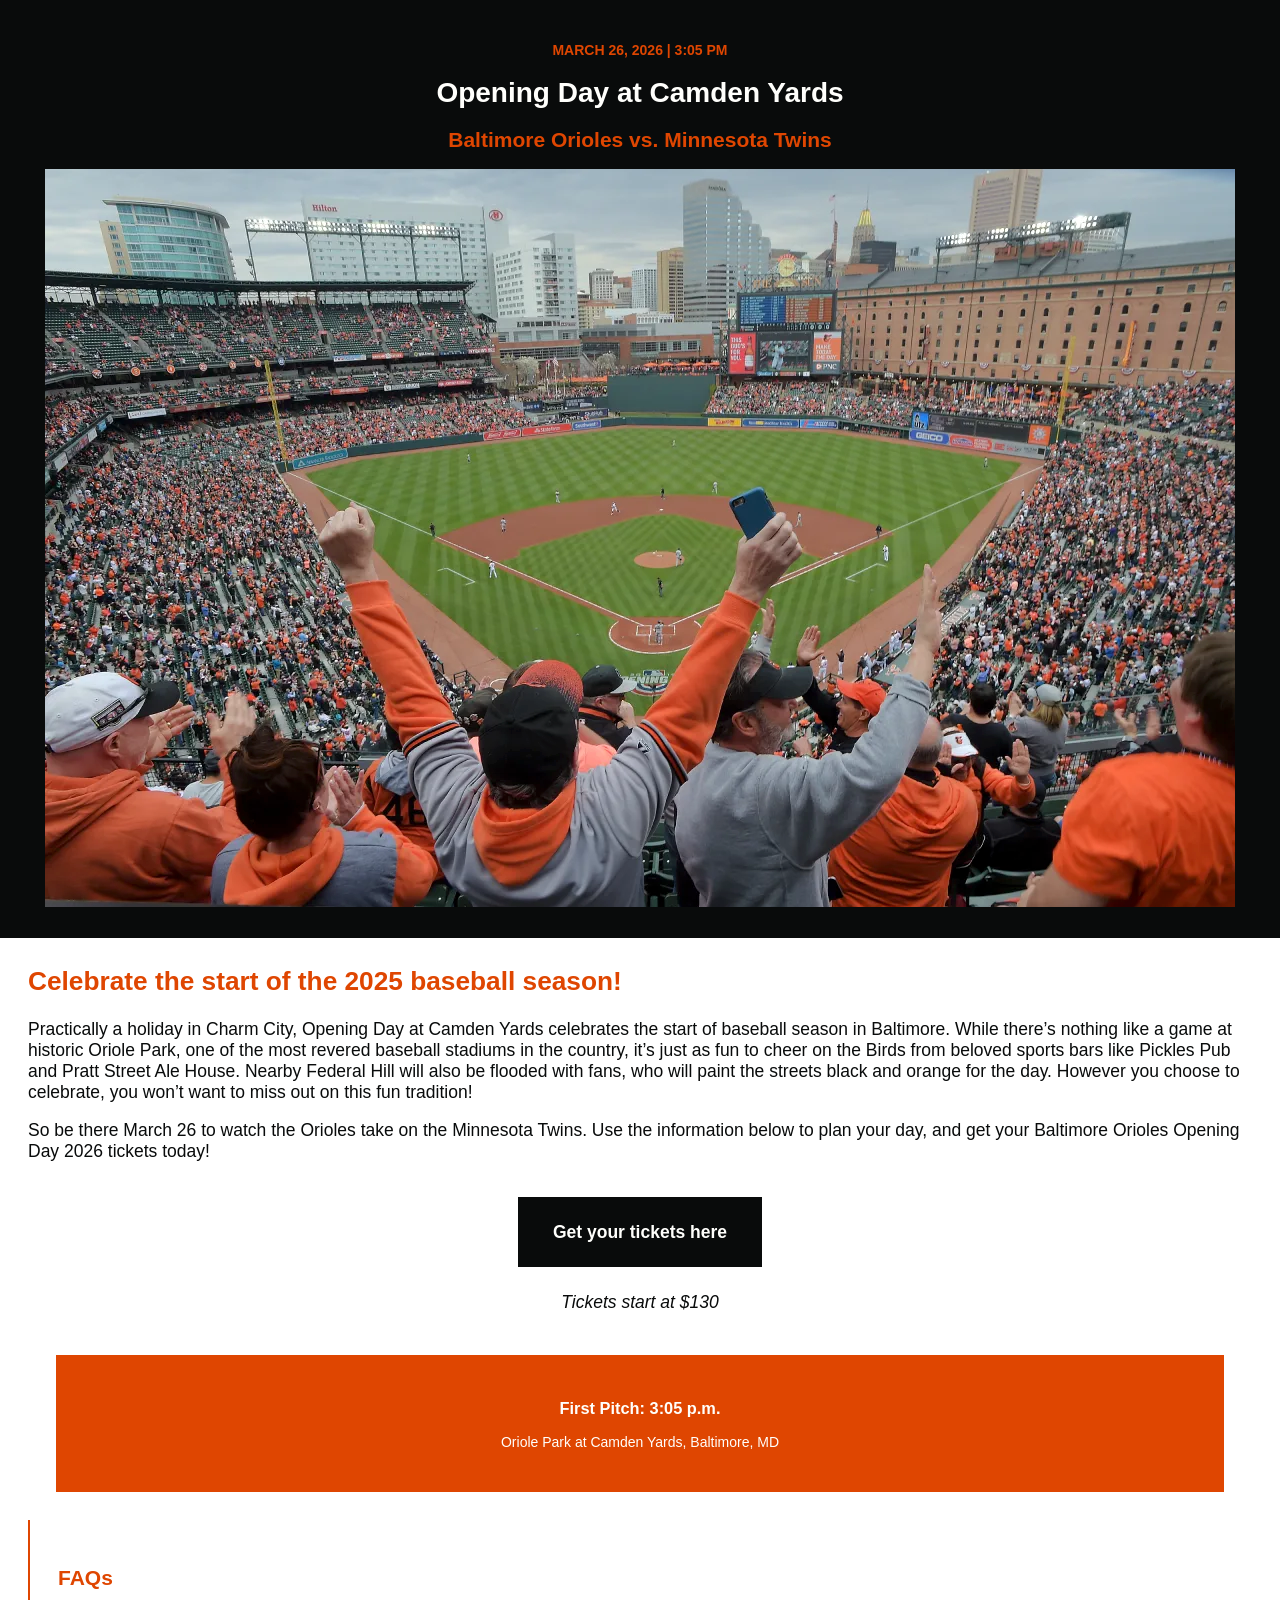
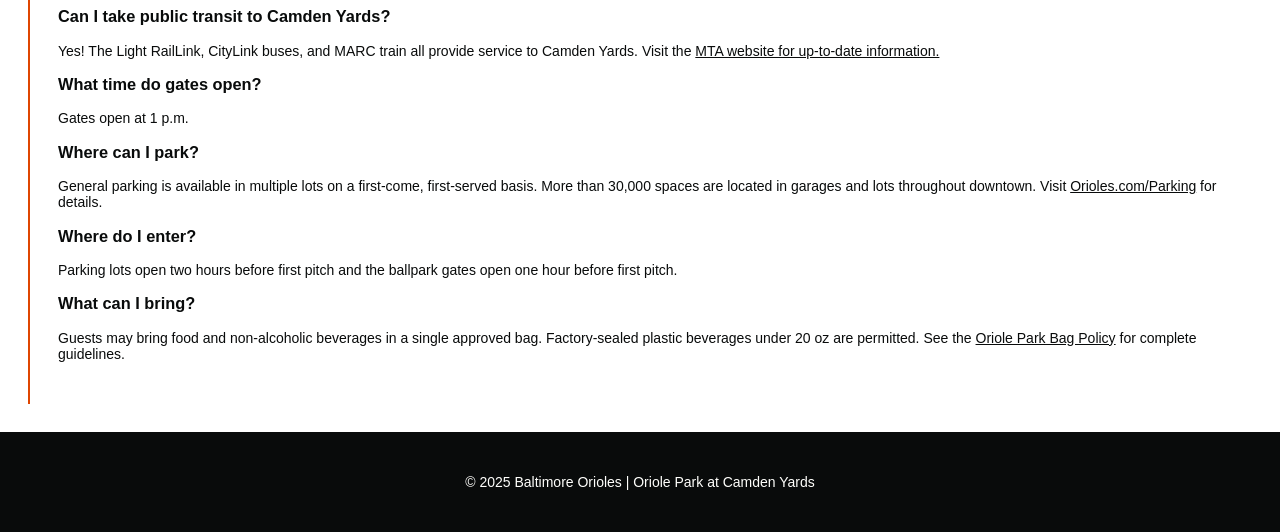
<file: projects/opening-day/index.html>
<!DOCTYPE html>
<html lang="en">
<head>
    <meta charset="UTF-8">
    <meta name="viewport" content="width=device-width, initial-scale=1.0">
    <!--seo-->
    <title>Opening Day at Camden Yards</title>
    <meta name="Practically a holiday in Charm City, Opening Day at Camden Yards celebrates the start of baseball season in Baltimore. So be there March 26 to watch the Orioles take on the Minnesota Twins. " content="">
    <!--link-->
    <link rel="stylesheet" href="css/style.css">
</head>
<body>
    <header>
    <p class="date-time">March 26, 2026 | 3:05 pm</p>
    <h1>Opening Day at Camden Yards</h1>
    <h2>Baltimore Orioles vs. Minnesota Twins</h2>
    <img src="img/opening-day.png"
        alt="A lively baseball game at a packed stadium. Fans in orange cheer enthusiastically, arms raised. The field is lush, surrounded by city buildings. Energetic atmosphere.">
</header>
<main>
    <section class="intro">
        <h2>Celebrate the start of the 2025 baseball season!</h2>
        <p>Practically a holiday in Charm City, Opening Day at Camden Yards celebrates the start of baseball season
            in
            Baltimore. While there’s nothing like a game at historic Oriole Park, one of the most revered baseball
            stadiums in the country, it’s just as fun to cheer on the Birds from beloved sports bars like Pickles
            Pub
            and Pratt Street Ale House. Nearby Federal Hill will also be flooded with fans, who will paint the
            streets
            black and orange for the day. However you choose to celebrate, you won’t want to miss out on this fun
            tradition!</p>
        <p>So be there March 26 to watch the Orioles take on the Minnesota Twins. Use the information below to plan
            your day, and get your Baltimore Orioles Opening Day 2026 tickets today!</p>
        <div class="tickets">
            <p><a href="https://www.ticketmaster.com/event/Z7r9jZ1A7QFob">Get your tickets here</a></p>
            <p><em>Tickets start at $130</em></p>
        </div>
    </section>
    <section class="game-details">
        <h3>First Pitch: 3:05 p.m.</h3>
        <p>Oriole Park at Camden Yards, Baltimore, MD</p>
    </section>
    <section class="faq">
        <h2>FAQs</h2>
        <h3>Can I take public transit to Camden Yards?</h3>
        <p>Yes! The Light RailLink, CityLink buses, and MARC train all provide service to Camden Yards. Visit the <a
                href="https://www.mta.maryland.gov/">MTA
                website for up-to-date information.</a></p>
        <h3>What time do gates open?</h3>
        <p>Gates open at 1 p.m.</p>
        <h3>Where can I park?</h3>
        <p>General parking is available in multiple lots on a first-come, first-served basis. More than 30,000
            spaces are located in garages and lots throughout downtown. Visit <a
                href="https://www.mlb.com/orioles/ballpark/transportation">Orioles.com/Parking</a> for details.</p>
        <h3>Where do I enter?</h3>
        <p>Parking lots open two hours before first pitch and the ballpark gates open one hour before first pitch.
        </p>
        <h3>What can I bring?</h3>
        <p>Guests may bring food and non-alcoholic beverages in a single approved bag. Factory-sealed plastic
            beverages under 20 oz are permitted.
            See the <a href="https://www.mlb.com/orioles/ballpark/information/guide#b-content">Oriole
                Park Bag Policy</a> for complete guidelines.</p>
    </section>
</main>
<footer>
    <p>© 2025 Baltimore Orioles | Oriole Park at Camden Yards</p>
</footer>

</body>
</html>
</file>
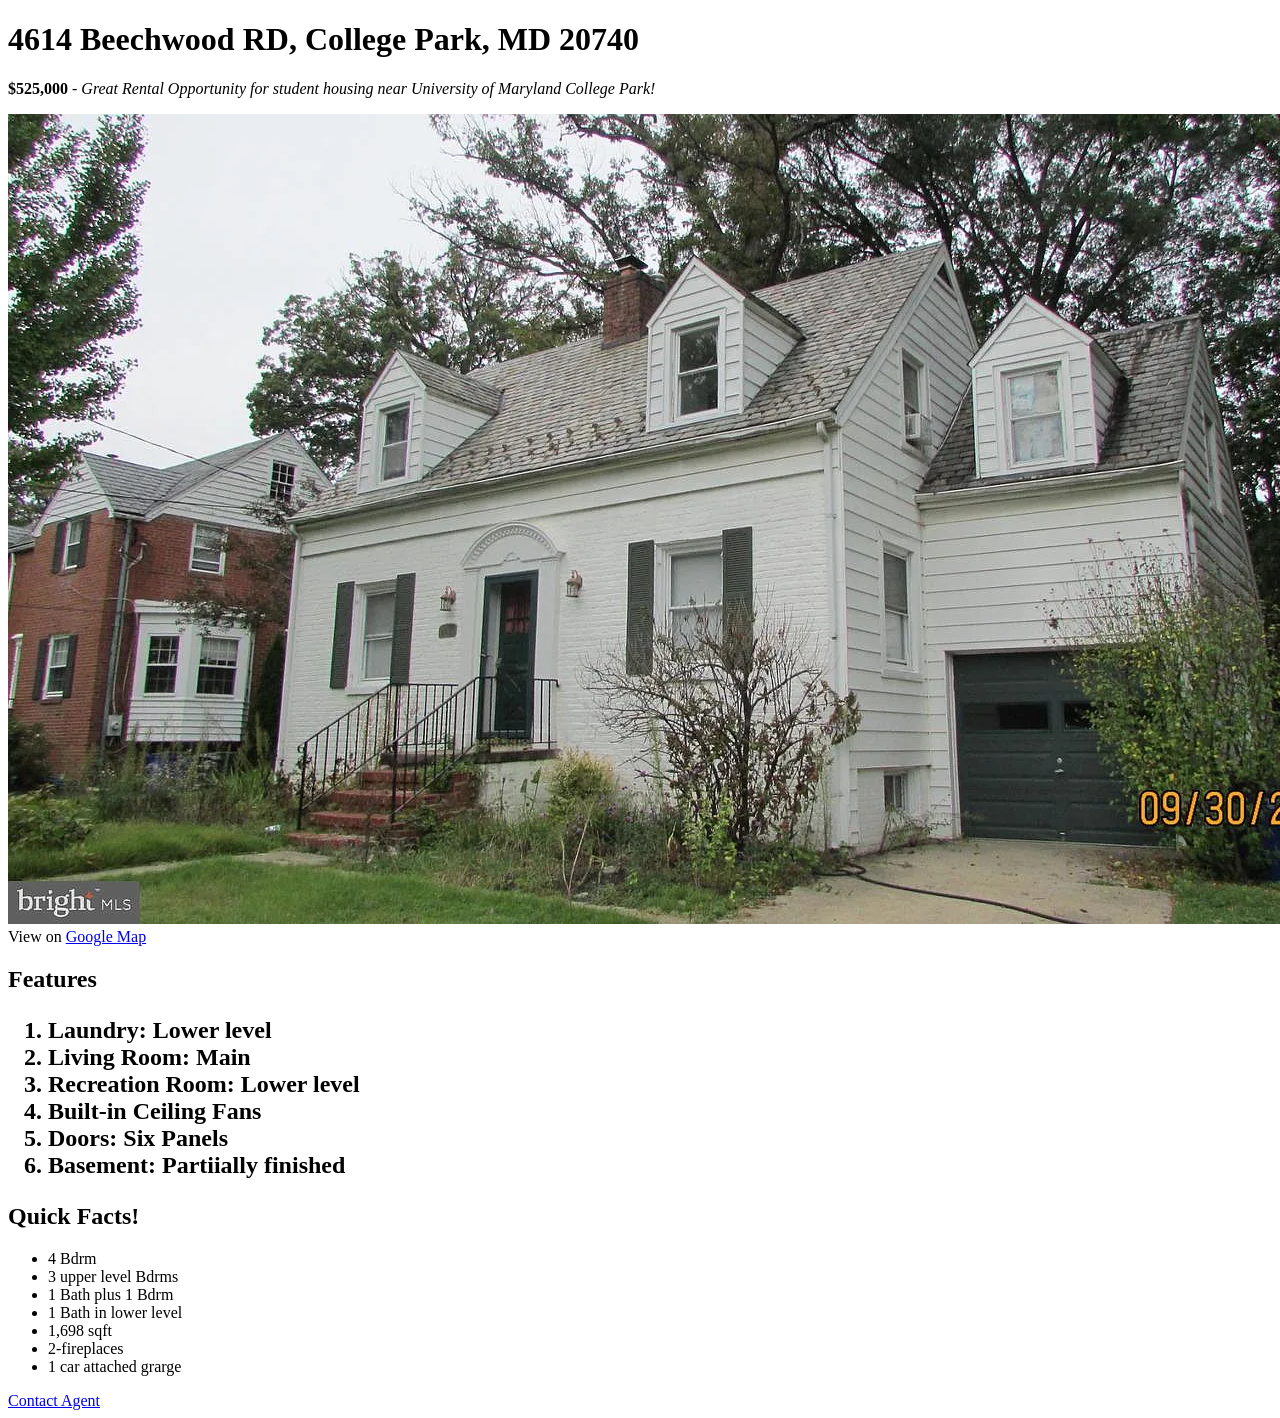
<file: projects/real-estate/index.html>
<!DOCTYPE html>
<html lang="en">
<head>
    <meta charset="UTF-8">
    <meta name="viewport" content="width=device-width, initial-scale=1.0">
    <title>4614 Beechwood RD, College Park, MD 20740</title>
    <meta name="description" 
            content="AS IS CONDITION-Approx.6 blocks from University of MD. Brick Cape Cod.  4 Bdrm., 3 upper level Bdrms. & 1 Bath plus 1 Bdrm. & 1 Bath in lower level. Hardwood Floors, 2-fireplaces, built in cabinets. Enclosed rear porch off the kitchen.  Fenced backyard.  1 car attached garage plus 3 car off street parking.">
</head>

<body>
    <header> 
        <h1>4614 Beechwood RD, College Park, MD 20740</h1>
    </header>
    <main>
    <p><strong>$525,000</strong> - <em>Great Rental Opportunity for student housing near University of Maryland College Park!</em></p>

    <img src="img/beechwood-img.webp" 
 alt="Spacious brick Cape Cod located about six blocks from the University of Maryalnd. This 1,698-sqft single family home features hardwood floors, an enclosed rear porch, fenced backyard, and attachted garage with additional street parking for families or student rental potentioal.">

    <a>View on <a href="https://www.google.com/maps/place/4614+Beechwood+Rd,+College+Park,+MD+20740/@38.9739035,-76.9342036,17z/data=!3m1!4b1!4m6!3m5!1s0x89b7c6c6ddbba67d:0x15926f8b6e2c47d8!8m2!3d38.9739035!4d-76.9342036!16s%2Fg%2F11c4csss0s?entry=ttu&g_ep=EgoyMDI2MDIwNC4wIKXMDSoASAFQAw%3D%3D"> Google Map</a>
    <section>

   <h2>Features<h2>
        <ol>
            <li>Laundry: Lower level</li>
            <li>Living Room: Main</li>
            <li>Recreation Room: Lower level</li>
            <li>Built-in Ceiling Fans </li>
            <li>Doors: Six Panels</li>
            <li>Basement: Partiially finished </li>
        </ol>
    </section>
    <section>
<h2> Quick Facts!</h2>
<ul> 
        <li>4 Bdrm</li> 
        <li>3 upper level Bdrms</li> 
        <li>1 Bath plus 1 Bdrm </li> 
        <li>1 Bath in lower level</li> 
        <li>1,698 sqft</li> 
        <li>2-fireplaces</li> 
        <li>1 car attached grarge </li> 
</ul>
    </section>
</main>
<footer>
    <a href="https://www.zillow.com/homedetails/4614-Beechwood-Rd-College-Park-MD-20740/37568561_zpid/"> Contact Agent </a>
</footer>
</body>
</html>
</file>
<file: site/css/style.css>
body{
    background-color: #722F37;
    color: antiquewhite;
    font-family: "Crimson Pro", serif;;
    font-size: 16px;
}

nav{
    font-size: 1.25em;
    font-family: "DM Serif Display",serif;
    text-align: center;
}

nav a,
a {
    color: antiquewhite;
}

h1{
     font-family: "Dancing Script", serif;
    font-size: 3.4em;
}

.container{
    padding: 5em 0;
}

section{
    padding: 3em 0;
}

/*
h2{
    background-color: #5A1E24;
}

h5{
    margin-top: 150px;
    font-size: 25px;
}

h6{
    font-size: 25px;
}

h7{
    font-size: 25px;   
}

h8{
    font-size: 25px;
}

*/
</file>
<file: projects/business-page /css/style.css>
body{
    background-color: #fcfcfc;
    font-family: DM Sans;
    color: black;
}
nav{
    background-color: #02111B;
}
head{
    background-color: #02111B;
}

h1{
    font-family: Newsreader; 
}

h2{
    font-family: Newsreader; 
    color: #E0DDCF;
    background-color: #02111B;
}

h3{
    font-family: Newsreader;
}

*/  font-family: "DM Sans", sans-serif;
*/  font-family: "DM Serif Display", serif;
</file>
<file: projects/final/css/style.css>
body {
    line-height: 1.6;
    background-color: #f5f5f5;
    font-family: Arial, Helvetica, sans-serif;
    margin: 0;
}


.hero {
    background-color: #e21833;
    color: white;
    padding: 60px 20px;
    border-radius: 10px;
}

.byline {
    font-size: 0.9rem;
}

.container.mt-5 {
    background-color: white;
    padding: 30px;
    border-radius: 8px;
}

.content-box {    
    background: white;    
    padding: 30px;    
    border-radius: 10px;    
    max-width: 800px;    
    margin: 40px auto;
}

.chart-box {    
    max-width: 800px;    
    margin: 40px auto;    
    text-align: center;
}

img {    
    display: block;    
    margin: 0 auto;    
    border-radius: 8px;
    max-width: 70%;
}

.caption {    
    font-size: 0.85rem;    
    color: gray;    
    margin-top: 10px;
    text-align: center;
}

em {    
    font-size: 0.8rem;    
    color: gray;    
    display: block;    
    text-align: left;
}

p {
    margin-bottom: 15px;
}

p strong {
    font-weight: bold;
}

.pull-quote {
  font-size: 1.5rem;
  font-style: italic;
  border-left: 4px solid #ccc;
  padding-left: 15px;
  margin: 20px 0;
}
</file>
<file: projects/opening-day/css/style.css>
/* 
Orange: DF4601
Black: 090B0B
White: FFFFFC
 */
/* ===== BASE STYLES ===== */
body {
    /* TODO: Set font-family, font-size, color (black), 
    margin for entire page */
font-family: Verdana, Geneva, Tahoma, sans-serif;
font-size: 14px;
color: #090B0B;
margin: 0;
}

/* ===== HEADER + footer ===== */
header,
footer {
    /* TODO: Style header with background-color (black), color (white), 
    text-align, padding -- 
    footer is comma deliniated because it takes the same styles*/
    background-color: #090B0B;
    color: #FFFFFC;
    text-align: center;
    padding: 2em;

}

.date-time {
    /* TODO: Make the date-time orange, uppercase, and bold */
color:#DF4601;
text-transform: uppercase;
font-weight: bold;

}

/* ===== MAIN CONTENT ===== */
h2 {
    /* TODO: Style the h2 (orange) -- 
    this will carry thru to all h2 elements, including the header*/
    color:#DF4601; 

}

main {
    /* TODO: Add margin to main content area */
    margin: 2em;

}

a {
    /* TODO: Style links throughout the page (color, font-weight) */
    color: #090B0B;
text-transform: bold;
    
}

.intro {
    /* TODO: Set font-size for lead-in paragraph to 1.25x the body font size (em) */
font-size: 1.25em
}

/* ===== TICKETS SUBSECTION (BUTTON) ===== */
.tickets {
    /* TODO: Set line-height to 2, text-align center, and add margin (top and bottom) */
    margin-top: 2em;
    margin-bottom: 2em;
    text-align: center;
    line-height: 2;
}

.tickets a {
    /* TODO: Sets styling for button link - add padding (all sides), 
    background-color, color, and text-decoration (none) */
    background-color: #090B0B;
    color: #FFFFFC;
    padding: 1em 2em;
    text-decoration: none;
    font-weight: bold;
    display: inline-block;
}

/* ===== GAME DETAILS SECTION (ORANGE BOX) ===== */
.game-details {
    /* TODO: Style the game-details section with orange background, white text, 
    centered alignment, padding, and margin */
    background-color: #DF4601;
    color: #FFFFFC;
    text-align: center;
    padding: 2em;
    margin: 2em;
}

/* ===== FAQs SECTION ===== */
.faq {
    /* TODO: Add an orange left border and padding to the list section */
    border-left: 2px solid #DF4601;
    padding: 2em;
}
</file>
